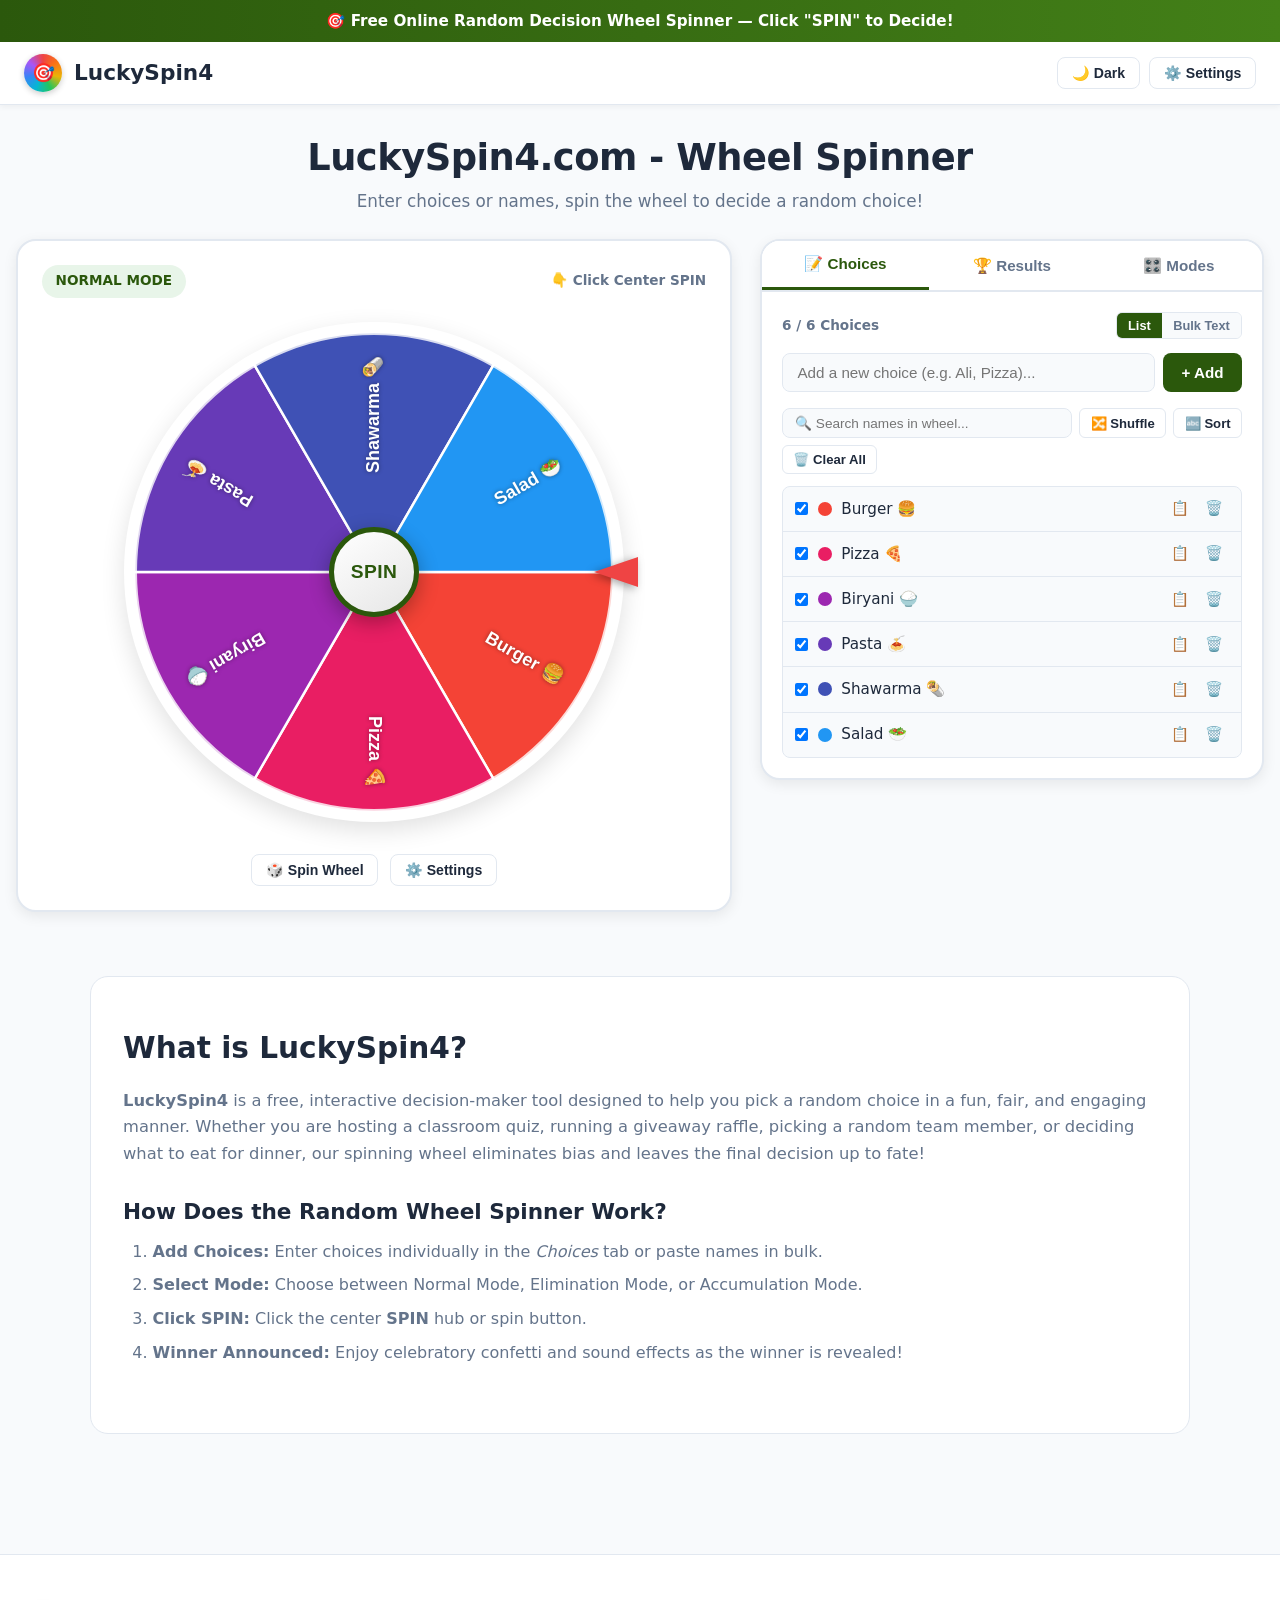
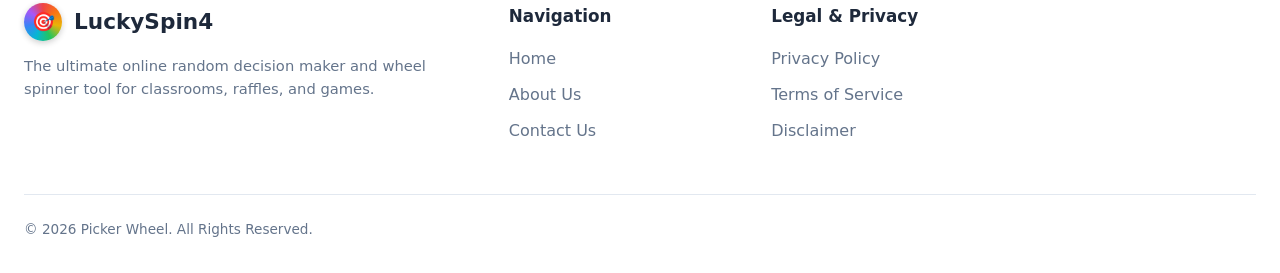
<file: index.html>
<!DOCTYPE html>
<html lang="en">
<head>
  <meta charset="UTF-8">
  <meta name="viewport" content="width=device-width, initial-scale=1.0">
  <title>LuckySpin4 - Spin the Wheel to Decide a Random Choice</title>
  
  <meta name="description" content="LuckySpin4 is a free random wheel spinner to make decisions. Enter choices or names, spin the wheel, and pick a random winner. Supports normal, elimination, and score modes.">
  <meta name="keywords" content="luckyspin4, luckyspin, random picker wheel, spin the wheel, wheel of names, random name picker, wheel spinner, decision maker">
  <meta name="author" content="LuckySpin4">
  <meta name="robots" content="index, follow">

  <style>
    :root {
      --primary: #2b580c;
      --primary-hover: #22460a;
      --primary-light: #e8f5e9;
      --accent: #f7b71d;
      --bg: #f8fafc;
      --bg-secondary: #ffffff;
      --bg-card: #ffffff;
      --text: #1e293b;
      --text-muted: #64748b;
      --border: #e2e8f0;
      --border-focus: #2b580c;
      --shadow: 0 4px 14px rgba(0, 0, 0, 0.08);
      --shadow-lg: 0 12px 32px rgba(0, 0, 0, 0.15);
      --pointer-color: #ef4444;
      --header-bg: #ffffff;
      --modal-overlay: rgba(15, 23, 42, 0.65);
      --winner-bg: #f0fdf4;
      --winner-border: #22c55e;
      --font-family: system-ui, -apple-system, BlinkMacSystemFont, "Segoe UI", Roboto, sans-serif;
    }

    [data-theme="dark"] {
      --primary: #4ade80;
      --primary-hover: #22c55e;
      --primary-light: #14532d;
      --accent: #facc15;
      --bg: #0f172a;
      --bg-secondary: #1e293b;
      --bg-card: #1e293b;
      --text: #f8fafc;
      --text-muted: #94a3b8;
      --border: #334155;
      --border-focus: #4ade80;
      --shadow: 0 4px 14px rgba(0, 0, 0, 0.3);
      --shadow-lg: 0 12px 32px rgba(0, 0, 0, 0.5);
      --pointer-color: #f87171;
      --header-bg: #1e293b;
      --modal-overlay: rgba(0, 0, 0, 0.85);
      --winner-bg: #064e3b;
      --winner-border: #10b981;
    }

    * { box-sizing: border-box; margin: 0; padding: 0; }
    body {
      font-family: var(--font-family);
      background-color: var(--bg);
      color: var(--text);
      line-height: 1.6;
      transition: background-color 0.25s, color 0.25s;
      overflow-x: hidden;
    }

    /* Top Notice Bar */
    .top-banner-bar {
      background: linear-gradient(90deg, #2b580c, #438018);
      color: #ffffff;
      text-align: center;
      padding: 0.55rem 1rem;
      font-weight: 700;
      font-size: 0.95rem;
      box-shadow: 0 2px 6px rgba(0,0,0,0.15);
    }

    /* Header */
    .header {
      position: sticky;
      top: 0;
      z-index: 100;
      background-color: var(--header-bg);
      border-bottom: 1px solid var(--border);
      box-shadow: 0 2px 6px rgba(0,0,0,0.05);
    }
    .header-container {
      max-width: 1400px;
      margin: 0 auto;
      padding: 0.75rem 1.5rem;
      display: flex;
      align-items: center;
      justify-content: space-between;
    }
    .logo-area {
      display: flex;
      align-items: center;
      gap: 0.75rem;
      text-decoration: none;
      color: var(--text);
      font-weight: 800;
      font-size: 1.35rem;
    }
    .logo-badge {
      width: 38px;
      height: 38px;
      border-radius: 50%;
      background: conic-gradient(#ef4444, #f97316, #eab308, #22c55e, #06b6d4, #3b82f6, #a855f7, #ef4444);
      display: flex;
      align-items: center;
      justify-content: center;
      font-size: 1.15rem;
      box-shadow: 0 2px 6px rgba(0,0,0,0.2);
    }
    .header-actions {
      display: flex;
      align-items: center;
      gap: 0.6rem;
    }
    .btn-header {
      background: var(--bg-card);
      border: 1px solid var(--border);
      color: var(--text);
      padding: 0.45rem 0.85rem;
      border-radius: 8px;
      cursor: pointer;
      display: inline-flex;
      align-items: center;
      gap: 0.4rem;
      font-size: 0.88rem;
      font-weight: 600;
      transition: all 0.2s;
    }
    .btn-header:hover {
      background-color: var(--border);
    }

    /* Main Container */
    .main-wrapper {
      max-width: 1350px;
      margin: 0 auto;
      padding: 1.5rem 1rem 3rem;
    }
    .hero-title {
      text-align: center;
      margin-bottom: 1.5rem;
    }
    .hero-title h1 {
      font-size: 2.3rem;
      font-weight: 800;
      letter-spacing: -0.5px;
      color: var(--text);
    }
    .hero-title p {
      color: var(--text-muted);
      font-size: 1.05rem;
    }

    /* Grid Layout: Wheel on Left, Controls on Right */
    .app-grid {
      display: grid;
      grid-template-columns: 1.35fr 0.95fr;
      gap: 1.75rem;
      align-items: start;
    }
    @media (max-width: 1024px) {
      .app-grid {
        grid-template-columns: 1fr;
      }
    }

    /* Wheel Section */
    .wheel-section {
      background: var(--bg-card);
      border: 2px solid var(--border);
      border-radius: 20px;
      padding: 1.5rem;
      box-shadow: var(--shadow);
      display: flex;
      flex-direction: column;
      align-items: center;
      position: relative;
    }
    .wheel-top-bar {
      width: 100%;
      display: flex;
      justify-content: space-between;
      align-items: center;
      margin-bottom: 0.5rem;
    }
    .active-mode-tag {
      background: var(--primary-light);
      color: var(--primary);
      font-size: 0.85rem;
      font-weight: 700;
      padding: 0.35rem 0.85rem;
      border-radius: 20px;
      text-transform: uppercase;
    }

    /* Wheel Stage */
    .wheel-stage {
      position: relative;
      width: 100%;
      max-width: 500px;
      aspect-ratio: 1 / 1;
      display: flex;
      align-items: center;
      justify-content: center;
      margin: 1rem auto;
    }
    #wheelCanvas {
      width: 100%;
      height: 100%;
      display: block;
      border-radius: 50%;
      box-shadow: 0 8px 24px rgba(0,0,0,0.12);
    }

    /* Pointer Needle (Right Side pointing to center) */
    .pointer-needle {
      position: absolute;
      right: -14px;
      top: 50%;
      transform: translateY(-50%);
      width: 44px;
      height: 38px;
      z-index: 20;
      filter: drop-shadow(-3px 2px 4px rgba(0,0,0,0.35));
      transition: transform 0.08s ease-in-out;
      pointer-events: none;
    }
    .pointer-needle.tick {
      transform: translateY(-50%) rotate(-18deg) scale(1.18);
    }
    .pointer-needle svg {
      width: 100%;
      height: 100%;
      fill: var(--pointer-color);
    }

    /* Center SPIN Button */
    .spin-center-btn {
      position: absolute;
      top: 50%;
      left: 50%;
      transform: translate(-50%, -50%);
      width: 90px;
      height: 90px;
      border-radius: 50%;
      background: linear-gradient(145deg, #ffffff, #e6e6e6);
      border: 5px solid #2b580c;
      box-shadow: 0 6px 20px rgba(0, 0, 0, 0.3);
      font-size: 1.2rem;
      font-weight: 900;
      color: #2b580c;
      cursor: pointer;
      z-index: 25;
      outline: none;
      transition: transform 0.15s ease, box-shadow 0.15s ease;
      user-select: none;
      display: flex;
      align-items: center;
      justify-content: center;
      letter-spacing: 0.5px;
    }
    [data-theme="dark"] .spin-center-btn {
      background: linear-gradient(145deg, #1e293b, #0f172a);
      border-color: #4ade80;
      color: #4ade80;
    }
    .spin-center-btn:hover {
      transform: translate(-50%, -50%) scale(1.08);
      box-shadow: 0 8px 26px rgba(0, 0, 0, 0.4);
    }
    .spin-center-btn:active {
      transform: translate(-50%, -50%) scale(0.95);
    }
    .spin-center-btn:disabled {
      opacity: 0.7;
      cursor: not-allowed;
      transform: translate(-50%, -50%);
    }

    .wheel-footer-actions {
      display: flex;
      gap: 0.75rem;
      margin-top: 1rem;
      flex-wrap: wrap;
      justify-content: center;
    }

    /* Sidebar Panel */
    .sidebar-panel {
      background: var(--bg-card);
      border: 2px solid var(--border);
      border-radius: 20px;
      box-shadow: var(--shadow);
      overflow: hidden;
    }
    .sidebar-tabs {
      display: flex;
      background-color: var(--bg-secondary);
      border-bottom: 2px solid var(--border);
    }
    .tab-link {
      flex: 1;
      padding: 0.9rem 0.5rem;
      background: transparent;
      border: none;
      font-size: 0.95rem;
      font-weight: 700;
      color: var(--text-muted);
      cursor: pointer;
      transition: all 0.2s;
      display: flex;
      align-items: center;
      justify-content: center;
      gap: 0.4rem;
    }
    .tab-link.active {
      background: var(--bg-card);
      color: var(--primary);
      border-bottom: 3px solid var(--primary);
    }
    .tab-content {
      padding: 1.25rem;
    }
    .tab-pane {
      display: none;
    }
    .tab-pane.active {
      display: block;
    }

    /* Inputs Tab */
    .input-header-bar {
      display: flex;
      justify-content: space-between;
      align-items: center;
      margin-bottom: 0.85rem;
    }
    .count-tag {
      font-size: 0.85rem;
      font-weight: 700;
      color: var(--text-muted);
    }
    .submode-switch {
      display: inline-flex;
      border: 1px solid var(--border);
      border-radius: 6px;
      overflow: hidden;
    }
    .submode-btn {
      padding: 0.3rem 0.7rem;
      font-size: 0.8rem;
      font-weight: 600;
      background: var(--bg);
      border: none;
      color: var(--text-muted);
      cursor: pointer;
    }
    .submode-btn.active {
      background: var(--primary);
      color: #ffffff;
    }
    .add-choice-form {
      display: flex;
      gap: 0.5rem;
      margin-bottom: 1rem;
    }
    .text-field {
      flex: 1;
      padding: 0.65rem 0.9rem;
      font-size: 0.95rem;
      border: 1px solid var(--border);
      border-radius: 8px;
      background: var(--bg);
      color: var(--text);
      outline: none;
    }
    .text-field:focus {
      border-color: var(--border-focus);
    }
    .btn-add {
      background-color: var(--primary);
      color: #ffffff;
      border: none;
      padding: 0.65rem 1.15rem;
      font-size: 0.95rem;
      font-weight: 700;
      border-radius: 8px;
      cursor: pointer;
    }
    .items-action-bar {
      display: flex;
      gap: 0.45rem;
      margin-bottom: 0.75rem;
      flex-wrap: wrap;
    }
    .btn-tool {
      padding: 0.35rem 0.65rem;
      font-size: 0.82rem;
      border: 1px solid var(--border);
      background: var(--bg-secondary);
      color: var(--text);
      border-radius: 6px;
      cursor: pointer;
      font-weight: 600;
    }
    .choices-scroll-list {
      max-height: 380px;
      overflow-y: auto;
      border: 1px solid var(--border);
      border-radius: 8px;
      background: var(--bg);
    }
    .choice-item-row {
      display: flex;
      align-items: center;
      justify-content: space-between;
      padding: 0.6rem 0.75rem;
      border-bottom: 1px solid var(--border);
      gap: 0.5rem;
    }
    .choice-item-row:last-child { border-bottom: none; }
    .choice-main-left {
      display: flex;
      align-items: center;
      gap: 0.6rem;
      flex: 1;
      min-width: 0;
    }
    .color-dot {
      width: 14px;
      height: 14px;
      border-radius: 50%;
      flex-shrink: 0;
    }
    .choice-name-text {
      font-size: 0.95rem;
      white-space: nowrap;
      overflow: hidden;
      text-overflow: ellipsis;
      color: var(--text);
      cursor: pointer;
    }
    .choice-item-row.disabled .choice-name-text {
      text-decoration: line-through;
      color: var(--text-muted);
    }
    .btn-row-action {
      background: transparent;
      border: none;
      color: var(--text-muted);
      cursor: pointer;
      padding: 0.25rem 0.4rem;
      font-size: 0.9rem;
    }
    .btn-row-action.delete:hover { color: #ef4444; }

    .bulk-textarea-box {
      width: 100%;
      height: 280px;
      padding: 0.75rem;
      border: 1px solid var(--border);
      border-radius: 8px;
      background: var(--bg);
      color: var(--text);
      font-family: inherit;
      font-size: 0.95rem;
      outline: none;
    }

    /* History & Modes */
    .history-container {
      max-height: 400px;
      overflow-y: auto;
      border: 1px solid var(--border);
      border-radius: 8px;
    }
    .history-entry {
      display: flex;
      justify-content: space-between;
      align-items: center;
      padding: 0.65rem 0.9rem;
      border-bottom: 1px solid var(--border);
      font-size: 0.95rem;
    }
    .history-entry:last-child { border-bottom: none; }
    .history-winner-label { font-weight: 700; color: var(--primary); }
    .history-time-stamp { font-size: 0.8rem; color: var(--text-muted); }
    .no-history-state { text-align: center; padding: 2.5rem 1rem; color: var(--text-muted); }

    .mode-card {
      border: 2px solid var(--border);
      border-radius: 12px;
      padding: 1rem;
      cursor: pointer;
      display: flex;
      align-items: flex-start;
      gap: 0.75rem;
      margin-bottom: 0.75rem;
    }
    .mode-card.selected {
      border-color: var(--primary);
      background-color: var(--primary-light);
    }

    /* Winner Modal */
    .modal-backdrop {
      position: fixed;
      inset: 0;
      background-color: var(--modal-overlay);
      display: flex;
      align-items: center;
      justify-content: center;
      z-index: 1000;
      opacity: 0;
      visibility: hidden;
      transition: opacity 0.3s, visibility 0.3s;
      backdrop-filter: blur(4px);
    }
    .modal-backdrop.active {
      opacity: 1;
      visibility: visible;
    }
    .modal-content-card {
      background: var(--bg-card);
      border: 1px solid var(--border);
      border-radius: 20px;
      width: 90%;
      max-width: 460px;
      padding: 2rem;
      text-align: center;
      box-shadow: var(--shadow-lg);
    }
    .winner-trophy { font-size: 3.5rem; margin-bottom: 0.5rem; }
    .winner-result-box {
      background-color: var(--winner-bg);
      border: 2px dashed var(--winner-border);
      border-radius: 12px;
      padding: 1.25rem;
      margin: 1.25rem 0;
    }
    .winner-result-name {
      font-size: 2.2rem;
      font-weight: 800;
      color: var(--primary);
    }
    .btn-popup {
      padding: 0.7rem 1.4rem;
      font-size: 0.95rem;
      font-weight: 700;
      border-radius: 8px;
      cursor: pointer;
      border: none;
    }
    .btn-popup-primary { background-color: var(--primary); color: #ffffff; }
    .btn-popup-danger { background-color: #ef4444; color: #ffffff; }

    /* SEO Section */
    .seo-content-wrapper {
      max-width: 1100px;
      margin: 4rem auto 0;
      padding: 3rem 2rem;
      background-color: var(--bg-secondary);
      border-radius: 18px;
      border: 1px solid var(--border);
    }
    .seo-content-wrapper h2 { font-size: 1.85rem; margin-bottom: 1rem; color: var(--text); }
    .seo-content-wrapper h3 { font-size: 1.35rem; margin: 1.75rem 0 0.6rem; color: var(--text); }
    .seo-content-wrapper p { color: var(--text-muted); margin-bottom: 1rem; font-size: 1.02rem; }
    .seo-content-wrapper ul, .seo-content-wrapper ol { margin: 0 0 1.25rem 1.85rem; color: var(--text-muted); }
    .seo-content-wrapper li { margin-bottom: 0.5rem; }

    /* Footer */
    .site-footer {
      background-color: var(--header-bg);
      border-top: 1px solid var(--border);
      margin-top: 4.5rem;
      padding: 3rem 1.5rem 2rem;
    }
    .footer-inner {
      max-width: 1400px;
      margin: 0 auto;
      display: grid;
      grid-template-columns: 2fr 1fr 1fr 1fr;
      gap: 2.5rem;
    }
    @media (max-width: 768px) {
      .footer-inner { grid-template-columns: 1fr; }
    }
    .footer-block h4 { font-size: 1.05rem; margin-bottom: 1rem; color: var(--text); }
    .footer-block ul { list-style: none; }
    .footer-block li { margin-bottom: 0.65rem; }
    .footer-block a { text-decoration: none; color: var(--text-muted); }
    .footer-block a:hover { color: var(--primary); }
    .footer-copyright {
      max-width: 1400px;
      margin: 2.5rem auto 0;
      padding-top: 1.5rem;
      border-top: 1px solid var(--border);
      display: flex;
      justify-content: space-between;
      color: var(--text-muted);
      font-size: 0.85rem;
    }

    #confettiCanvas {
      position: fixed;
      inset: 0;
      width: 100vw;
      height: 100vh;
      pointer-events: none;
      z-index: 1001;
    }
  </style>
</head>
<body>

  <!-- Top Notice Bar -->
  <div class="top-banner-bar">
    🎯 Free Online Random Decision Wheel Spinner — Click "SPIN" to Decide!
  </div>

  <canvas id="confettiCanvas"></canvas>

  <!-- Navigation Header -->
  <header class="header">
    <div class="header-container">
      <a href="index.html" class="logo-area">
        <div class="logo-badge">🎯</div>
        <span>LuckySpin4</span>
      </a>

      <div class="header-actions">
        <button id="themeToggleBtn" class="btn-header">🌙 Dark</button>
        <button id="settingsBtn" class="btn-header">⚙️ Settings</button>
      </div>
    </div>
  </header>

  <!-- Main Application Wrapper -->
  <main class="main-wrapper">
    <div class="hero-title">
      <h1>LuckySpin4.com - Wheel Spinner</h1>
      <p>Enter choices or names, spin the wheel to decide a random choice!</p>
    </div>

    <!-- MAIN APP GRID: WHEEL ON LEFT, INPUTS ON RIGHT -->
    <div class="app-grid">
      <!-- Wheel Stage -->
      <section class="wheel-section">
        <div class="wheel-top-bar">
          <span class="active-mode-tag" id="currentModeBadge">Normal Mode</span>
          <span style="font-size: 0.85rem; color: var(--text-muted); font-weight: 600;">👇 Click Center SPIN</span>
        </div>

        <div class="wheel-stage">
          <!-- Canvas for spinning wheel -->
          <canvas id="wheelCanvas" width="500" height="500"></canvas>

          <!-- Pointer Needle Indicator at 3 o'clock position -->
          <div class="pointer-needle" id="pointerNeedle">
            <svg viewBox="0 0 44 38">
              <polygon points="0,19 44,4 44,34" />
            </svg>
          </div>

          <!-- Center SPIN Hub Button -->
          <button class="spin-center-btn" id="spinBtn">SPIN</button>
        </div>

        <div class="wheel-footer-actions">
          <button class="btn-header" onclick="spinWheel()">🎲 Spin Wheel</button>
          <button class="btn-header" onclick="openSettingsModal()">⚙️ Settings</button>
        </div>
      </section>

      <!-- Sidebar Panel (Inputs, Results, Modes) -->
      <aside class="sidebar-panel">
        <div class="sidebar-tabs">
          <button class="tab-link active" data-tab="tabInputs">📝 Choices</button>
          <button class="tab-link" data-tab="tabResults">🏆 Results</button>
          <button class="tab-link" data-tab="tabModes">🎛️ Modes</button>
        </div>

        <div class="tab-content">
          <!-- Tab 1: Inputs -->
          <div class="tab-pane active" id="tabInputs">
            <div class="input-header-bar">
              <span class="count-tag" id="choiceCountBadge">6 / 6 Choices</span>
              <div class="submode-switch">
                <button class="submode-btn active" id="listModeBtn">List</button>
                <button class="submode-btn" id="textModeBtn">Bulk Text</button>
              </div>
            </div>

            <!-- List Mode View -->
            <div id="listModeSection">
              <form class="add-choice-form" id="addChoiceForm">
                <input type="text" class="text-field" id="choiceInput" placeholder="Add a new choice (e.g. Ali, Pizza)..." autocomplete="off">
                <button type="submit" class="btn-add">+ Add</button>
              </form>

              <div class="items-action-bar">
                <input type="text" class="text-field" id="searchInput" placeholder="🔍 Search names in wheel..." style="font-size: 0.85rem; padding: 0.4rem 0.75rem; flex: 1 1 180px;">
                <button class="btn-tool" id="shuffleBtn">🔀 Shuffle</button>
                <button class="btn-tool" id="sortBtn">🔤 Sort</button>
                <button class="btn-tool" id="clearAllBtn">🗑️ Clear All</button>
              </div>

              <div class="choices-scroll-list" id="choicesList"></div>
            </div>

            <!-- Bulk Text Mode View -->
            <div id="textModeSection" style="display: none;">
              <p style="font-size: 0.85rem; color: var(--text-muted); margin-bottom: 0.5rem;">One choice per line:</p>
              <textarea class="bulk-textarea-box" id="bulkTextarea" placeholder="Enter one choice per line..."></textarea>
              <button class="btn-add" id="applyBulkBtn" style="width: 100%; margin-top: 0.5rem;">Apply Choices</button>
            </div>
          </div>

          <!-- Tab 2: Results -->
          <div class="tab-pane" id="tabResults">
            <div class="input-header-bar">
              <span class="count-tag">Winner History</span>
              <button class="btn-tool" id="clearHistoryBtn">Clear</button>
            </div>
            <div class="history-container" id="historyList"></div>
          </div>

          <!-- Tab 3: Modes -->
          <div class="tab-pane" id="tabModes">
            <div class="mode-card selected" data-mode="normal">
              <input type="radio" name="spinMode" value="normal" checked>
              <div>
                <h4 style="font-size: 0.95rem;">Normal Mode</h4>
                <p style="font-size: 0.82rem; color: var(--text-muted);">Choices remain on the wheel after every spin.</p>
              </div>
            </div>

            <div class="mode-card" data-mode="elimination">
              <input type="radio" name="spinMode" value="elimination">
              <div>
                <h4 style="font-size: 0.95rem;">Elimination Mode</h4>
                <p style="font-size: 0.82rem; color: var(--text-muted);">Winner choice is removed so it cannot win again (Best for Raffles!).</p>
              </div>
            </div>

            <div class="mode-card" data-mode="accumulation">
              <input type="radio" name="spinMode" value="accumulation">
              <div>
                <h4 style="font-size: 0.95rem;">Accumulation Mode</h4>
                <p style="font-size: 0.82rem; color: var(--text-muted);">Counts how many times each choice wins.</p>
              </div>
            </div>
          </div>
        </div>
      </aside>
    </div>

    <!-- SEO Content Section (Required for Google Ranking & AdSense Approval) -->
    <section class="seo-content-wrapper">
      <h2>What is LuckySpin4?</h2>
      <p>
        <strong>LuckySpin4</strong> is a free, interactive decision-maker tool designed to help you pick a random choice in a fun, fair, and engaging manner. Whether you are hosting a classroom quiz, running a giveaway raffle, picking a random team member, or deciding what to eat for dinner, our spinning wheel eliminates bias and leaves the final decision up to fate!
      </p>

      <h3>How Does the Random Wheel Spinner Work?</h3>
      <ol>
        <li><strong>Add Choices:</strong> Enter choices individually in the <em>Choices</em> tab or paste names in bulk.</li>
        <li><strong>Select Mode:</strong> Choose between Normal Mode, Elimination Mode, or Accumulation Mode.</li>
        <li><strong>Click SPIN:</strong> Click the center <strong>SPIN</strong> hub or spin button.</li>
        <li><strong>Winner Announced:</strong> Enjoy celebratory confetti and sound effects as the winner is revealed!</li>
      </ol>
    </section>
  </main>

  <!-- Winner Modal -->
  <div class="modal-backdrop" id="winnerModal">
    <div class="modal-content-card">
      <div class="winner-trophy">🎉</div>
      <div style="font-size: 1.1rem; color: var(--text-muted); text-transform: uppercase; font-weight: 700;">We Have a Winner!</div>
      <div class="winner-result-box">
        <div class="winner-result-name" id="winnerName">Choice Name</div>
      </div>
      <div style="display: flex; gap: 0.75rem; justify-content: center;">
        <button class="btn-popup btn-popup-primary" id="closeWinnerBtn">Close</button>
        <button class="btn-popup btn-popup-danger" id="removeWinnerBtn" style="display: none;">Remove Winner</button>
      </div>
    </div>
  </div>

  <!-- Settings Modal -->
  <div class="modal-backdrop" id="settingsModal">
    <div class="modal-content-card">
      <h3 style="margin-bottom: 1.25rem;">Wheel Settings</h3>
      <div style="margin-bottom: 1rem; text-align: left;">
        <label style="font-weight: 700;">Spin Duration: <span id="durationVal">5s</span></label>
        <input type="range" id="durationInput" min="3" max="15" value="5" style="width: 100%; margin-top: 0.4rem;">
      </div>
      <div style="margin-bottom: 0.8rem; text-align: left;">
        <label style="display: flex; justify-content: space-between; font-weight: 600;">
          <span>Sound Effects</span>
          <input type="checkbox" id="soundTickToggle" checked>
        </label>
      </div>
      <div style="margin-bottom: 1.2rem; text-align: left;">
        <label style="display: flex; justify-content: space-between; font-weight: 600;">
          <span>Confetti Celebration</span>
          <input type="checkbox" id="confettiToggle" checked>
        </label>
      </div>
      <div style="display: flex; gap: 0.75rem; justify-content: center;">
        <button class="btn-popup btn-popup-primary" id="saveSettingsBtn">Save Settings</button>
      </div>
    </div>
  </div>

  <!-- Footer -->
  <footer class="site-footer">
    <div class="footer-inner">
      <div class="footer-block">
        <div class="logo-area" style="margin-bottom: 0.8rem;">
          <div class="logo-badge">🎯</div>
          <span>LuckySpin4</span>
        </div>
        <p style="color: var(--text-muted); font-size: 0.92rem;">
          The ultimate online random decision maker and wheel spinner tool for classrooms, raffles, and games.
        </p>
      </div>

      <div class="footer-block">
        <h4>Navigation</h4>
        <ul>
          <li><a href="index.html">Home</a></li>
          <li><a href="about.html">About Us</a></li>
          <li><a href="contact.html">Contact Us</a></li>
        </ul>
      </div>

      <div class="footer-block">
        <h4>Legal & Privacy</h4>
        <ul>
          <li><a href="privacy-policy.html">Privacy Policy</a></li>
          <li><a href="terms.html">Terms of Service</a></li>
          <li><a href="disclaimer.html">Disclaimer</a></li>
        </ul>
      </div>
    </div>
    <div class="footer-copyright">
      <span>&copy; 2026 Picker Wheel. All Rights Reserved.</span>
    </div>
  </footer>

  <!-- Complete Self-Contained JavaScript Engine -->
  <script>
    const COLOR_PALETTE = [
      "#f44336", "#e91e63", "#9c27b0", "#673ab7",
      "#3f51b5", "#2196f3", "#03a9f4", "#00bcd4",
      "#009688", "#4caf50", "#8bc34a", "#ff9800",
      "#ff5722", "#ffb300"
    ];

    const state = {
      choices: [
        { id: 1, text: "Burger 🍔", enabled: true, color: COLOR_PALETTE[0], wins: 0 },
        { id: 2, text: "Pizza 🍕", enabled: true, color: COLOR_PALETTE[1], wins: 0 },
        { id: 3, text: "Biryani 🍚", enabled: true, color: COLOR_PALETTE[2], wins: 0 },
        { id: 4, text: "Pasta 🍝", enabled: true, color: COLOR_PALETTE[3], wins: 0 },
        { id: 5, text: "Shawarma 🌯", enabled: true, color: COLOR_PALETTE[4], wins: 0 },
        { id: 6, text: "Salad 🥗", enabled: true, color: COLOR_PALETTE[5], wins: 0 }
      ],
      currentMode: "normal",
      history: [],
      settings: {
        duration: 5,
        soundTick: true,
        confetti: true,
        theme: "light"
      },
      isSpinning: false,
      rotationAngle: 0,
      currentWinner: null
    };

    const canvas = document.getElementById("wheelCanvas");
    const ctx = canvas.getContext("2d");
    const spinBtn = document.getElementById("spinBtn");
    const pointerNeedle = document.getElementById("pointerNeedle");
    const choicesListEl = document.getElementById("choicesList");
    const bulkTextarea = document.getElementById("bulkTextarea");
    const choiceInput = document.getElementById("choiceInput");
    const choiceCountBadge = document.getElementById("choiceCountBadge");
    const historyListEl = document.getElementById("historyList");
    const currentModeBadge = document.getElementById("currentModeBadge");
    const winnerModal = document.getElementById("winnerModal");
    const winnerNameEl = document.getElementById("winnerName");
    const removeWinnerBtn = document.getElementById("removeWinnerBtn");
    const settingsModal = document.getElementById("settingsModal");
    const durationInput = document.getElementById("durationInput");
    const durationVal = document.getElementById("durationVal");
    const soundTickToggle = document.getElementById("soundTickToggle");
    const confettiToggle = document.getElementById("confettiToggle");
    const confettiCanvas = document.getElementById("confettiCanvas");
    const confettiCtx = confettiCanvas.getContext("2d");
    let confettiParticles = [];
    let confettiAnimationId = null;

    let audioCtx = null;
    function playTickSound() {
      if (!state.settings.soundTick) return;
      try {
        if (!audioCtx) audioCtx = new (window.AudioContext || window.webkitAudioContext)();
        if (audioCtx.state === 'suspended') audioCtx.resume();
        const osc = audioCtx.createOscillator();
        const gain = audioCtx.createGain();
        osc.type = "triangle";
        osc.frequency.setValueAtTime(450, audioCtx.currentTime);
        osc.frequency.exponentialRampToValueAtTime(120, audioCtx.currentTime + 0.04);
        gain.gain.setValueAtTime(0.2, audioCtx.currentTime);
        gain.gain.exponentialRampToValueAtTime(0.001, audioCtx.currentTime + 0.04);
        osc.connect(gain);
        gain.connect(audioCtx.destination);
        osc.start();
        osc.stop(audioCtx.currentTime + 0.04);
      } catch(e) {}
    }

    function getActiveChoices() {
      return state.choices.filter(c => c.enabled);
    }

    function drawWheel() {
      const width = canvas.width;
      const height = canvas.height;
      const centerX = width / 2;
      const centerY = height / 2;
      const radius = Math.max(20, Math.min(centerX, centerY) - 10);

      ctx.clearRect(0, 0, width, height);
      const active = getActiveChoices();

      if (active.length === 0) {
        ctx.beginPath();
        ctx.arc(centerX, centerY, radius, 0, 2 * Math.PI);
        ctx.fillStyle = "#cbd5e1";
        ctx.fill();
        ctx.fillStyle = "#475569";
        ctx.font = "bold 18px sans-serif";
        ctx.textAlign = "center";
        ctx.textBaseline = "middle";
        ctx.fillText("Please add choices!", centerX, centerY);
        return;
      }

      const arcSize = (2 * Math.PI) / active.length;
      ctx.save();
      ctx.translate(centerX, centerY);
      ctx.rotate(state.rotationAngle);

      active.forEach((choice, index) => {
        const startAngle = index * arcSize;
        const endAngle = startAngle + arcSize;

        ctx.beginPath();
        ctx.moveTo(0, 0);
        ctx.arc(0, 0, radius, startAngle, endAngle);
        ctx.closePath();
        ctx.fillStyle = choice.color || COLOR_PALETTE[index % COLOR_PALETTE.length];
        ctx.fill();
        ctx.lineWidth = 2.5;
        ctx.strokeStyle = "#ffffff";
        ctx.stroke();

        ctx.save();
        ctx.rotate(startAngle + arcSize / 2);
        ctx.textAlign = "right";
        ctx.textBaseline = "middle";
        ctx.fillStyle = "#ffffff";
        ctx.font = "bold 18px sans-serif";
        ctx.shadowColor = "rgba(0, 0, 0, 0.4)";
        ctx.shadowBlur = 4;

        let label = choice.text;
        if (state.currentMode === "accumulation" && choice.wins > 0) {
          label += ` (${choice.wins})`;
        }
        ctx.fillText(label, radius - 24, 0);
        ctx.restore();
      });

      ctx.beginPath();
      ctx.arc(0, 0, radius, 0, 2 * Math.PI);
      ctx.lineWidth = 6;
      ctx.strokeStyle = "rgba(255, 255, 255, 0.8)";
      ctx.stroke();
      ctx.restore();
    }

    let lastTickIndex = -1;
    function spinWheel() {
      if (state.isSpinning) return;
      const active = getActiveChoices();
      if (active.length < 1) {
        alert("Please add at least 1 active choice!");
        return;
      }

      state.isSpinning = true;
      spinBtn.disabled = true;

      const duration = (state.settings.duration || 5) * 1000;
      const startTime = performance.now();
      const startAngle = state.rotationAngle % (2 * Math.PI);
      const rotations = (Math.floor(Math.random() * 4) + 6) * (2 * Math.PI);
      const randomStop = Math.random() * 2 * Math.PI;
      const totalRotation = rotations + randomStop;
      const arcSize = (2 * Math.PI) / active.length;

      function frame(currentTime) {
        const elapsed = currentTime - startTime;
        const progress = Math.min(elapsed / duration, 1);
        const ease = 1 - Math.pow(1 - progress, 3);

        state.rotationAngle = startAngle + totalRotation * ease;
        drawWheel();

        const normalizedAngle = (2 * Math.PI - (state.rotationAngle % (2 * Math.PI))) % (2 * Math.PI);
        const currentSliceIndex = Math.floor(normalizedAngle / arcSize) % active.length;

        if (currentSliceIndex !== lastTickIndex) {
          lastTickIndex = currentSliceIndex;
          playTickSound();
          pointerNeedle.classList.add("tick");
          setTimeout(() => pointerNeedle.classList.remove("tick"), 70);
        }

        if (progress < 1) {
          requestAnimationFrame(frame);
        } else {
          state.isSpinning = false;
          spinBtn.disabled = false;
          handleWinner(active[currentSliceIndex]);
        }
      }
      requestAnimationFrame(frame);
    }

    function playVictoryFanfare() {
      try {
        if (!audioCtx) audioCtx = new (window.AudioContext || window.webkitAudioContext)();
        if (audioCtx.state === 'suspended') audioCtx.resume();
        const notes = [261.63, 329.63, 392.00, 523.25, 659.25, 783.99]; // C4, E4, G4, C5, E5, G5
        notes.forEach((freq, idx) => {
          const osc = audioCtx.createOscillator();
          const gain = audioCtx.createGain();
          const startTime = audioCtx.currentTime + idx * 0.09;
          osc.type = "triangle";
          osc.frequency.setValueAtTime(freq, startTime);
          gain.gain.setValueAtTime(0.25, startTime);
          gain.gain.exponentialRampToValueAtTime(0.001, startTime + 0.4);
          osc.connect(gain);
          gain.connect(audioCtx.destination);
          osc.start(startTime);
          osc.stop(startTime + 0.4);
        });
      } catch(e) {}
    }

    function handleWinner(winner) {
      state.currentWinner = winner;
      if (state.currentMode === "accumulation") {
        winner.wins = (winner.wins || 0) + 1;
        drawWheel();
      }

      state.history.unshift({
        winner: winner.text,
        time: new Date().toLocaleTimeString()
      });
      renderHistory();

      playVictoryFanfare();

      if (state.settings.confetti) {
        launchConfetti();
      }

      winnerNameEl.textContent = winner.text;
      removeWinnerBtn.style.display = state.currentMode === "elimination" ? "inline-block" : "none";
      winnerModal.classList.add("active");
    }

    function launchConfetti() {
      confettiCanvas.width = window.innerWidth;
      confettiCanvas.height = window.innerHeight;
      confettiParticles = [];
      const particleCount = 140;
      for (let i = 0; i < particleCount; i++) {
        confettiParticles.push({
          x: window.innerWidth / 2,
          y: window.innerHeight / 2,
          vx: (Math.random() - 0.5) * 18,
          vy: (Math.random() - 0.75) * 22,
          size: Math.random() * 9 + 6,
          color: COLOR_PALETTE[Math.floor(Math.random() * COLOR_PALETTE.length)],
          rotation: Math.random() * 360,
          rSpeed: (Math.random() - 0.5) * 12,
          gravity: 0.38,
          shape: Math.random() > 0.5 ? 'ribbon' : 'circle',
          alpha: 1
        });
      }
      if (confettiAnimationId) cancelAnimationFrame(confettiAnimationId);
      animateConfetti();
    }

    function animateConfetti() {
      confettiCtx.clearRect(0, 0, confettiCanvas.width, confettiCanvas.height);
      let alive = false;
      confettiParticles.forEach(p => {
        p.x += p.vx;
        p.y += p.vy;
        p.vy += p.gravity;
        p.rotation += p.rSpeed;
        p.alpha -= 0.006;
        if (p.alpha > 0) {
          alive = true;
          confettiCtx.save();
          confettiCtx.globalAlpha = p.alpha;
          confettiCtx.translate(p.x, p.y);
          confettiCtx.rotate((p.rotation * Math.PI) / 180);
          confettiCtx.fillStyle = p.color;
          if (p.shape === 'circle') {
            confettiCtx.beginPath();
            confettiCtx.arc(0, 0, p.size / 2, 0, 2 * Math.PI);
            confettiCtx.fill();
          } else {
            confettiCtx.fillRect(-p.size / 2, -p.size / 2, p.size, p.size * 1.5);
          }
          confettiCtx.restore();
        }
      });
      if (alive) confettiAnimationId = requestAnimationFrame(animateConfetti);
    }

    function renderChoices() {
      choicesListEl.innerHTML = "";
      const searchQ = (document.getElementById("searchInput")?.value || "").toLowerCase().trim();
      const activeChoices = state.choices.filter(c => c.enabled);
      choiceCountBadge.textContent = `${activeChoices.length} / ${state.choices.length} Choices`;

      state.choices.forEach((choice, index) => {
        if (searchQ && !choice.text.toLowerCase().includes(searchQ)) {
          return;
        }

        const row = document.createElement("div");
        row.className = `choice-item-row ${choice.enabled ? "" : "disabled"}`;

        const left = document.createElement("div");
        left.className = "choice-main-left";

        const chk = document.createElement("input");
        chk.type = "checkbox";
        chk.checked = choice.enabled;
        chk.title = "Toggle show/hide on wheel";
        chk.onchange = () => {
          choice.enabled = chk.checked;
          renderChoices();
          drawWheel();
        };

        const dot = document.createElement("div");
        dot.className = "color-dot";
        dot.style.backgroundColor = choice.color || COLOR_PALETTE[index % COLOR_PALETTE.length];

        const label = document.createElement("span");
        label.className = "choice-name-text";
        label.textContent = choice.text;
        label.title = "Click to edit choice";
        label.onclick = () => {
          const edit = prompt("Edit choice:", choice.text);
          if (edit && edit.trim()) {
            choice.text = edit.trim();
            renderChoices();
            drawWheel();
          }
        };

        left.appendChild(chk);
        left.appendChild(dot);
        left.appendChild(label);

        const actions = document.createElement("div");
        actions.style.display = "flex";
        actions.style.gap = "0.2rem";

        const dup = document.createElement("button");
        dup.className = "btn-row-action";
        dup.innerHTML = "📋";
        dup.title = "Duplicate Choice";
        dup.onclick = () => {
          state.choices.splice(index + 1, 0, {
            id: Date.now() + Math.random(),
            text: choice.text + " (2)",
            enabled: true,
            color: COLOR_PALETTE[(index + 1) % COLOR_PALETTE.length],
            wins: 0
          });
          renderChoices();
          drawWheel();
        };

        const del = document.createElement("button");
        del.className = "btn-row-action delete";
        del.innerHTML = "🗑️";
        del.title = "Delete Choice";
        del.onclick = () => {
          state.choices.splice(index, 1);
          renderChoices();
          drawWheel();
        };

        actions.appendChild(dup);
        actions.appendChild(del);

        row.appendChild(left);
        row.appendChild(actions);
        choicesListEl.appendChild(row);
      });

      bulkTextarea.value = state.choices.map(c => c.text).join("\n");
    }

    function renderHistory() {
      historyListEl.innerHTML = "";
      if (state.history.length === 0) {
        historyListEl.innerHTML = '<div class="no-history-state">No spins recorded yet. Spin the wheel to see winners here!</div>';
        return;
      }
      state.history.forEach(item => {
        const row = document.createElement("div");
        row.className = "history-entry";
        row.innerHTML = `<span class="history-winner-label">🎯 ${item.winner}</span><span class="history-time-stamp">${item.time}</span>`;
        historyListEl.appendChild(row);
      });
    }

    function setMode(mode) {
      state.currentMode = mode;
      document.querySelectorAll(".mode-card").forEach(c => {
        const isSelected = c.dataset.mode === mode;
        c.classList.toggle("selected", isSelected);
        const radio = c.querySelector("input");
        if (radio) radio.checked = isSelected;
      });
      const names = { normal: "Normal Mode", elimination: "Elimination Mode", accumulation: "Accumulation Mode" };
      currentModeBadge.textContent = names[mode] || "Normal Mode";
      drawWheel();
    }

    function openSettingsModal() {
      durationInput.value = state.settings.duration;
      durationVal.textContent = `${state.settings.duration}s`;
      soundTickToggle.checked = state.settings.soundTick;
      confettiToggle.checked = state.settings.confetti;
      settingsModal.classList.add("active");
    }

    // Initialize UI
    spinBtn.onclick = spinWheel;
    document.getElementById("searchInput").oninput = renderChoices;
    document.getElementById("addChoiceForm").onsubmit = (e) => {
      e.preventDefault();
      const val = choiceInput.value.trim();
      if (val) {
        state.choices.push({
          id: Date.now(),
          text: val,
          enabled: true,
          color: COLOR_PALETTE[state.choices.length % COLOR_PALETTE.length],
          wins: 0
        });
        choiceInput.value = "";
        renderChoices();
        drawWheel();
      }
    };

    document.getElementById("shuffleBtn").onclick = () => {
      state.choices.sort(() => Math.random() - 0.5);
      renderChoices();
      drawWheel();
    };

    document.getElementById("sortBtn").onclick = () => {
      state.choices.sort((a,b) => a.text.localeCompare(b.text));
      renderChoices();
      drawWheel();
    };

    document.getElementById("clearAllBtn").onclick = () => {
      if (confirm("Clear all choices?")) {
        state.choices = [];
        renderChoices();
        drawWheel();
      }
    };

    document.getElementById("applyBulkBtn").onclick = () => {
      const lines = bulkTextarea.value.split("\n").map(l => l.trim()).filter(Boolean);
      if (lines.length > 0) {
        state.choices = lines.map((l, i) => ({
          id: Date.now() + i,
          text: l,
          enabled: true,
          color: COLOR_PALETTE[i % COLOR_PALETTE.length],
          wins: 0
        }));
        renderChoices();
        drawWheel();
        alert("Choices updated!");
      }
    };

    document.getElementById("clearHistoryBtn").onclick = () => {
      state.history = [];
      renderHistory();
    };

    document.getElementById("listModeBtn").onclick = function() {
      this.classList.add("active");
      document.getElementById("textModeBtn").classList.remove("active");
      document.getElementById("listModeSection").style.display = "block";
      document.getElementById("textModeSection").style.display = "none";
    };

    document.getElementById("textModeBtn").onclick = function() {
      this.classList.add("active");
      document.getElementById("listModeBtn").classList.remove("active");
      document.getElementById("textModeSection").style.display = "block";
      document.getElementById("listModeSection").style.display = "none";
    };

    document.querySelectorAll(".tab-link").forEach(tab => {
      tab.onclick = () => {
        document.querySelectorAll(".tab-link").forEach(t => t.classList.remove("active"));
        document.querySelectorAll(".tab-pane").forEach(p => p.classList.remove("active"));
        tab.classList.add("active");
        document.getElementById(tab.dataset.tab).classList.add("active");
      };
    });

    document.querySelectorAll(".mode-card").forEach(card => {
      card.onclick = () => setMode(card.dataset.mode);
    });

    document.getElementById("themeToggleBtn").onclick = () => {
      state.settings.theme = state.settings.theme === "dark" ? "light" : "dark";
      document.documentElement.setAttribute("data-theme", state.settings.theme);
      document.getElementById("themeToggleBtn").textContent = state.settings.theme === "dark" ? "☀️ Light" : "🌙 Dark";
      drawWheel();
    };

    document.getElementById("settingsBtn").onclick = openSettingsModal;
    document.getElementById("saveSettingsBtn").onclick = () => {
      state.settings.duration = parseInt(durationInput.value, 10) || 5;
      state.settings.soundTick = soundTickToggle.checked;
      state.settings.confetti = confettiToggle.checked;
      settingsModal.classList.remove("active");
    };
    durationInput.oninput = (e) => durationVal.textContent = `${e.target.value}s`;

    document.getElementById("closeWinnerBtn").onclick = () => {
      winnerModal.classList.remove("active");
    };

    removeWinnerBtn.onclick = () => {
      if (state.currentWinner) {
        const idx = state.choices.findIndex(c => c.id === state.currentWinner.id);
        if (idx !== -1) state.choices.splice(idx, 1);
        renderChoices();
        drawWheel();
      }
      winnerModal.classList.remove("active");
    };

    // Initial render
    renderChoices();
    renderHistory();
    drawWheel();
  </script>
</body>
</html>
</file>
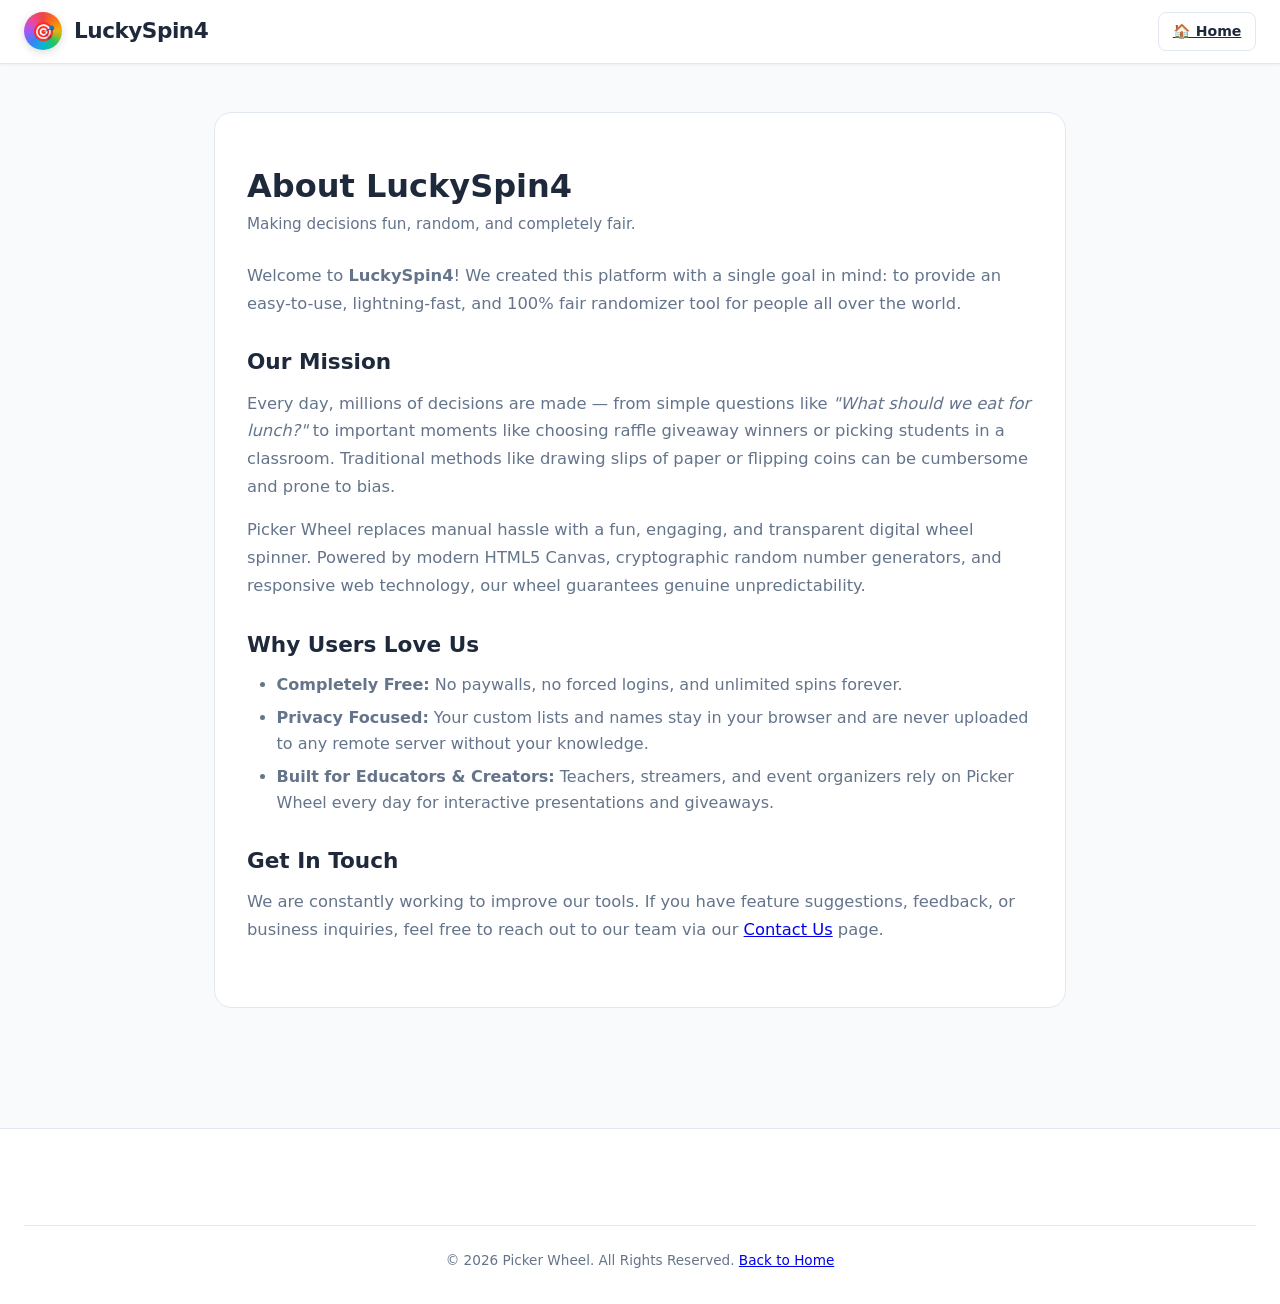
<file: about.html>
<!DOCTYPE html>
<html lang="en">
<head>
  <meta charset="UTF-8">
  <meta name="viewport" content="width=device-width, initial-scale=1.0">
  <title>About Us - LuckySpin4</title>
  <meta name="description" content="Learn more about LuckySpin4, our mission to create fair, random decision tools for classrooms, events, and games.">
  <link rel="stylesheet" href="style.css">
</head>
<body>
  <header class="header">
    <div class="header-container">
      <a href="index.html" class="logo-area">
        <div class="logo-badge">🎯</div>
        <span>LuckySpin4</span>
      </a>
      <div class="header-actions">
        <a href="index.html" class="btn-header">🏠 Home</a>
      </div>
    </div>
  </header>

  <main class="main-wrapper" style="max-width: 900px; padding-top: 3rem;">
    <div class="seo-content-wrapper" style="margin-top: 0; background-color: var(--bg-card);">
      <h1>About LuckySpin4</h1>
      <p style="color: var(--text-muted); font-size: 0.95rem; margin-bottom: 1.5rem;">Making decisions fun, random, and completely fair.</p>

      <p>
        Welcome to <strong>LuckySpin4</strong>! We created this platform with a single goal in mind: to provide an easy-to-use, lightning-fast, and 100% fair randomizer tool for people all over the world.
      </p>

      <h3>Our Mission</h3>
      <p>
        Every day, millions of decisions are made — from simple questions like <em>"What should we eat for lunch?"</em> to important moments like choosing raffle giveaway winners or picking students in a classroom. Traditional methods like drawing slips of paper or flipping coins can be cumbersome and prone to bias.
      </p>
      <p>
        Picker Wheel replaces manual hassle with a fun, engaging, and transparent digital wheel spinner. Powered by modern HTML5 Canvas, cryptographic random number generators, and responsive web technology, our wheel guarantees genuine unpredictability.
      </p>

      <h3>Why Users Love Us</h3>
      <ul>
        <li><strong>Completely Free:</strong> No paywalls, no forced logins, and unlimited spins forever.</li>
        <li><strong>Privacy Focused:</strong> Your custom lists and names stay in your browser and are never uploaded to any remote server without your knowledge.</li>
        <li><strong>Built for Educators & Creators:</strong> Teachers, streamers, and event organizers rely on Picker Wheel every day for interactive presentations and giveaways.</li>
      </ul>

      <h3>Get In Touch</h3>
      <p>
        We are constantly working to improve our tools. If you have feature suggestions, feedback, or business inquiries, feel free to reach out to our team via our <a href="contact.html">Contact Us</a> page.
      </p>
    </div>
  </main>

  <footer class="site-footer">
    <div class="footer-copyright" style="justify-content: center;">
      <span>&copy; 2026 Picker Wheel. All Rights Reserved. <a href="index.html">Back to Home</a></span>
    </div>
  </footer>
</body>
</html>
</file>
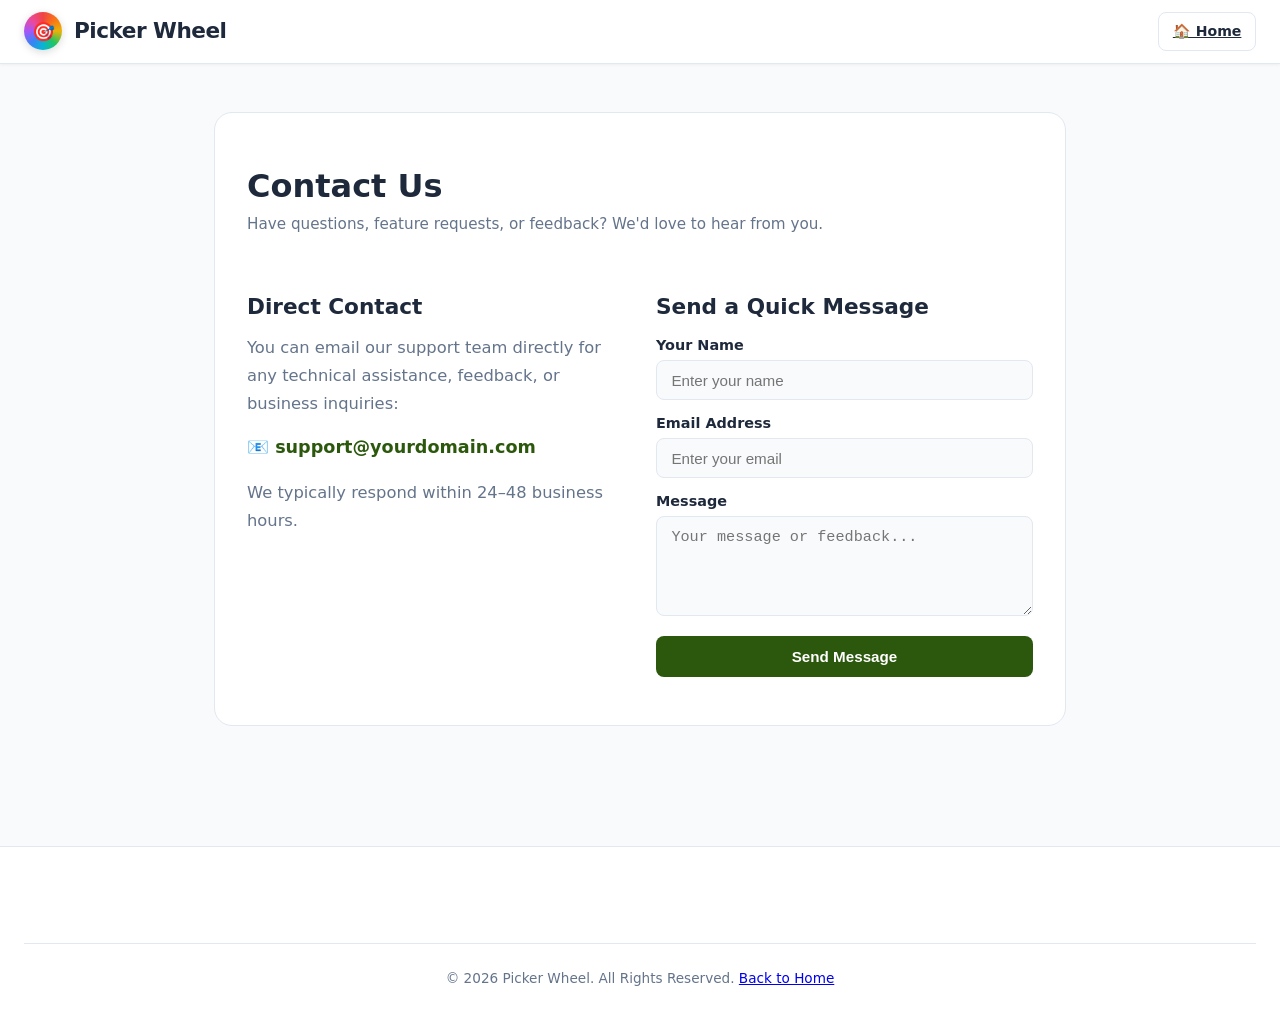
<file: contact.html>
<!DOCTYPE html>
<html lang="en">
<head>
  <meta charset="UTF-8">
  <meta name="viewport" content="width=device-width, initial-scale=1.0">
  <title>Contact Us - Picker Wheel</title>
  <meta name="description" content="Get in touch with the Picker Wheel team for questions, feedback, or support.">
  <link rel="stylesheet" href="style.css">
</head>
<body>
  <header class="header">
    <div class="header-container">
      <a href="index.html" class="logo-area">
        <div class="logo-badge">🎯</div>
        <span>Picker Wheel</span>
      </a>
      <div class="header-actions">
        <a href="index.html" class="btn-header">🏠 Home</a>
      </div>
    </div>
  </header>

  <main class="main-wrapper" style="max-width: 900px; padding-top: 3rem;">
    <div class="seo-content-wrapper" style="margin-top: 0; background-color: var(--bg-card);">
      <h1>Contact Us</h1>
      <p style="color: var(--text-muted); font-size: 0.95rem; margin-bottom: 1.5rem;">Have questions, feature requests, or feedback? We'd love to hear from you.</p>

      <div style="display: grid; grid-template-columns: 1fr 1fr; gap: 2rem; margin-top: 1.5rem;">
        <div>
          <h3>Direct Contact</h3>
          <p>You can email our support team directly for any technical assistance, feedback, or business inquiries:</p>
          <p style="font-weight: 600; font-size: 1.1rem; color: var(--primary); margin: 1rem 0;">
            📧 support@yourdomain.com
          </p>
          <p>We typically respond within 24–48 business hours.</p>
        </div>

        <div>
          <h3>Send a Quick Message</h3>
          <form onsubmit="event.preventDefault(); alert('Thank you! Your message has been sent successfully.'); this.reset();" style="display: flex; flex-direction: column; gap: 0.75rem;">
            <div>
              <label style="display: block; font-weight: 600; font-size: 0.9rem; margin-bottom: 0.2rem;">Your Name</label>
              <input type="text" required class="text-field" style="width: 100%;" placeholder="Enter your name">
            </div>
            <div>
              <label style="display: block; font-weight: 600; font-size: 0.9rem; margin-bottom: 0.2rem;">Email Address</label>
              <input type="email" required class="text-field" style="width: 100%;" placeholder="Enter your email">
            </div>
            <div>
              <label style="display: block; font-weight: 600; font-size: 0.9rem; margin-bottom: 0.2rem;">Message</label>
              <textarea required class="text-field" style="width: 100%; height: 100px; resize: vertical;" placeholder="Your message or feedback..."></textarea>
            </div>
            <button type="submit" class="btn-add" style="justify-content: center; padding: 0.75rem;">Send Message</button>
          </form>
        </div>
      </div>
    </div>
  </main>

  <footer class="site-footer">
    <div class="footer-copyright" style="justify-content: center;">
      <span>&copy; 2026 Picker Wheel. All Rights Reserved. <a href="index.html">Back to Home</a></span>
    </div>
  </footer>
</body>
</html>
</file>
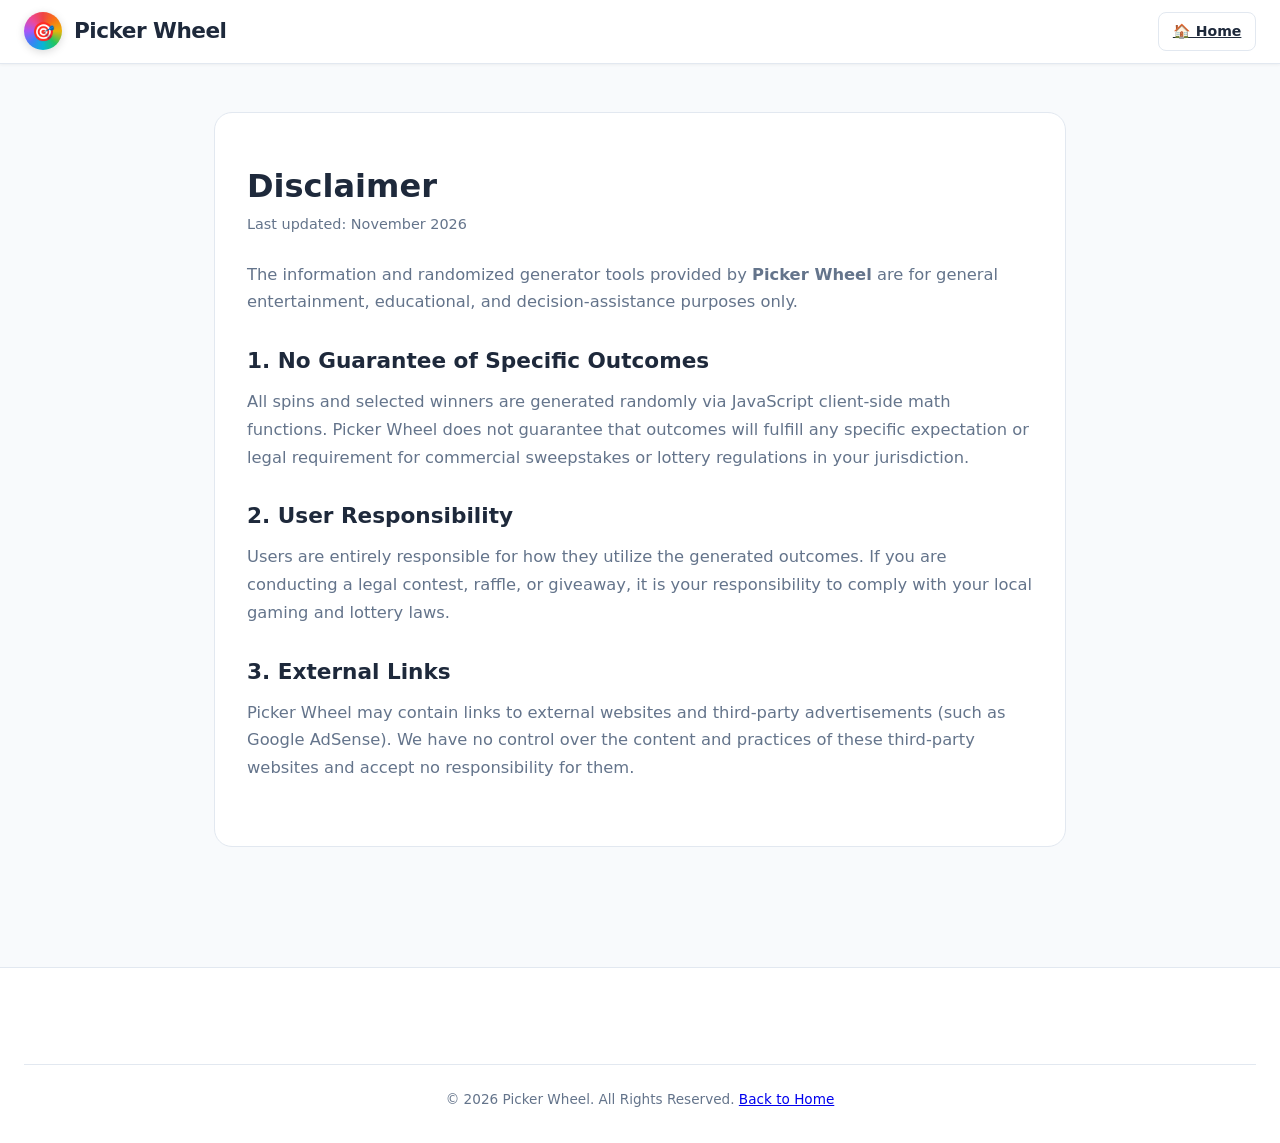
<file: disclaimer.html>
<!DOCTYPE html>
<html lang="en">
<head>
  <meta charset="UTF-8">
  <meta name="viewport" content="width=device-width, initial-scale=1.0">
  <title>Disclaimer - Picker Wheel</title>
  <meta name="description" content="Disclaimer regarding randomized outcomes on Picker Wheel.">
  <link rel="stylesheet" href="style.css">
</head>
<body>
  <header class="header">
    <div class="header-container">
      <a href="index.html" class="logo-area">
        <div class="logo-badge">🎯</div>
        <span>Picker Wheel</span>
      </a>
      <div class="header-actions">
        <a href="index.html" class="btn-header">🏠 Home</a>
      </div>
    </div>
  </header>

  <main class="main-wrapper" style="max-width: 900px; padding-top: 3rem;">
    <div class="seo-content-wrapper" style="margin-top: 0; background-color: var(--bg-card);">
      <h1>Disclaimer</h1>
      <p style="color: var(--text-muted); font-size: 0.9rem; margin-bottom: 1.5rem;">Last updated: November 2026</p>

      <p>
        The information and randomized generator tools provided by <strong>Picker Wheel</strong> are for general entertainment, educational, and decision-assistance purposes only.
      </p>

      <h3>1. No Guarantee of Specific Outcomes</h3>
      <p>
        All spins and selected winners are generated randomly via JavaScript client-side math functions. Picker Wheel does not guarantee that outcomes will fulfill any specific expectation or legal requirement for commercial sweepstakes or lottery regulations in your jurisdiction.
      </p>

      <h3>2. User Responsibility</h3>
      <p>
        Users are entirely responsible for how they utilize the generated outcomes. If you are conducting a legal contest, raffle, or giveaway, it is your responsibility to comply with your local gaming and lottery laws.
      </p>

      <h3>3. External Links</h3>
      <p>
        Picker Wheel may contain links to external websites and third-party advertisements (such as Google AdSense). We have no control over the content and practices of these third-party websites and accept no responsibility for them.
      </p>
    </div>
  </main>

  <footer class="site-footer">
    <div class="footer-copyright" style="justify-content: center;">
      <span>&copy; 2026 Picker Wheel. All Rights Reserved. <a href="index.html">Back to Home</a></span>
    </div>
  </footer>
</body>
</html>
</file>
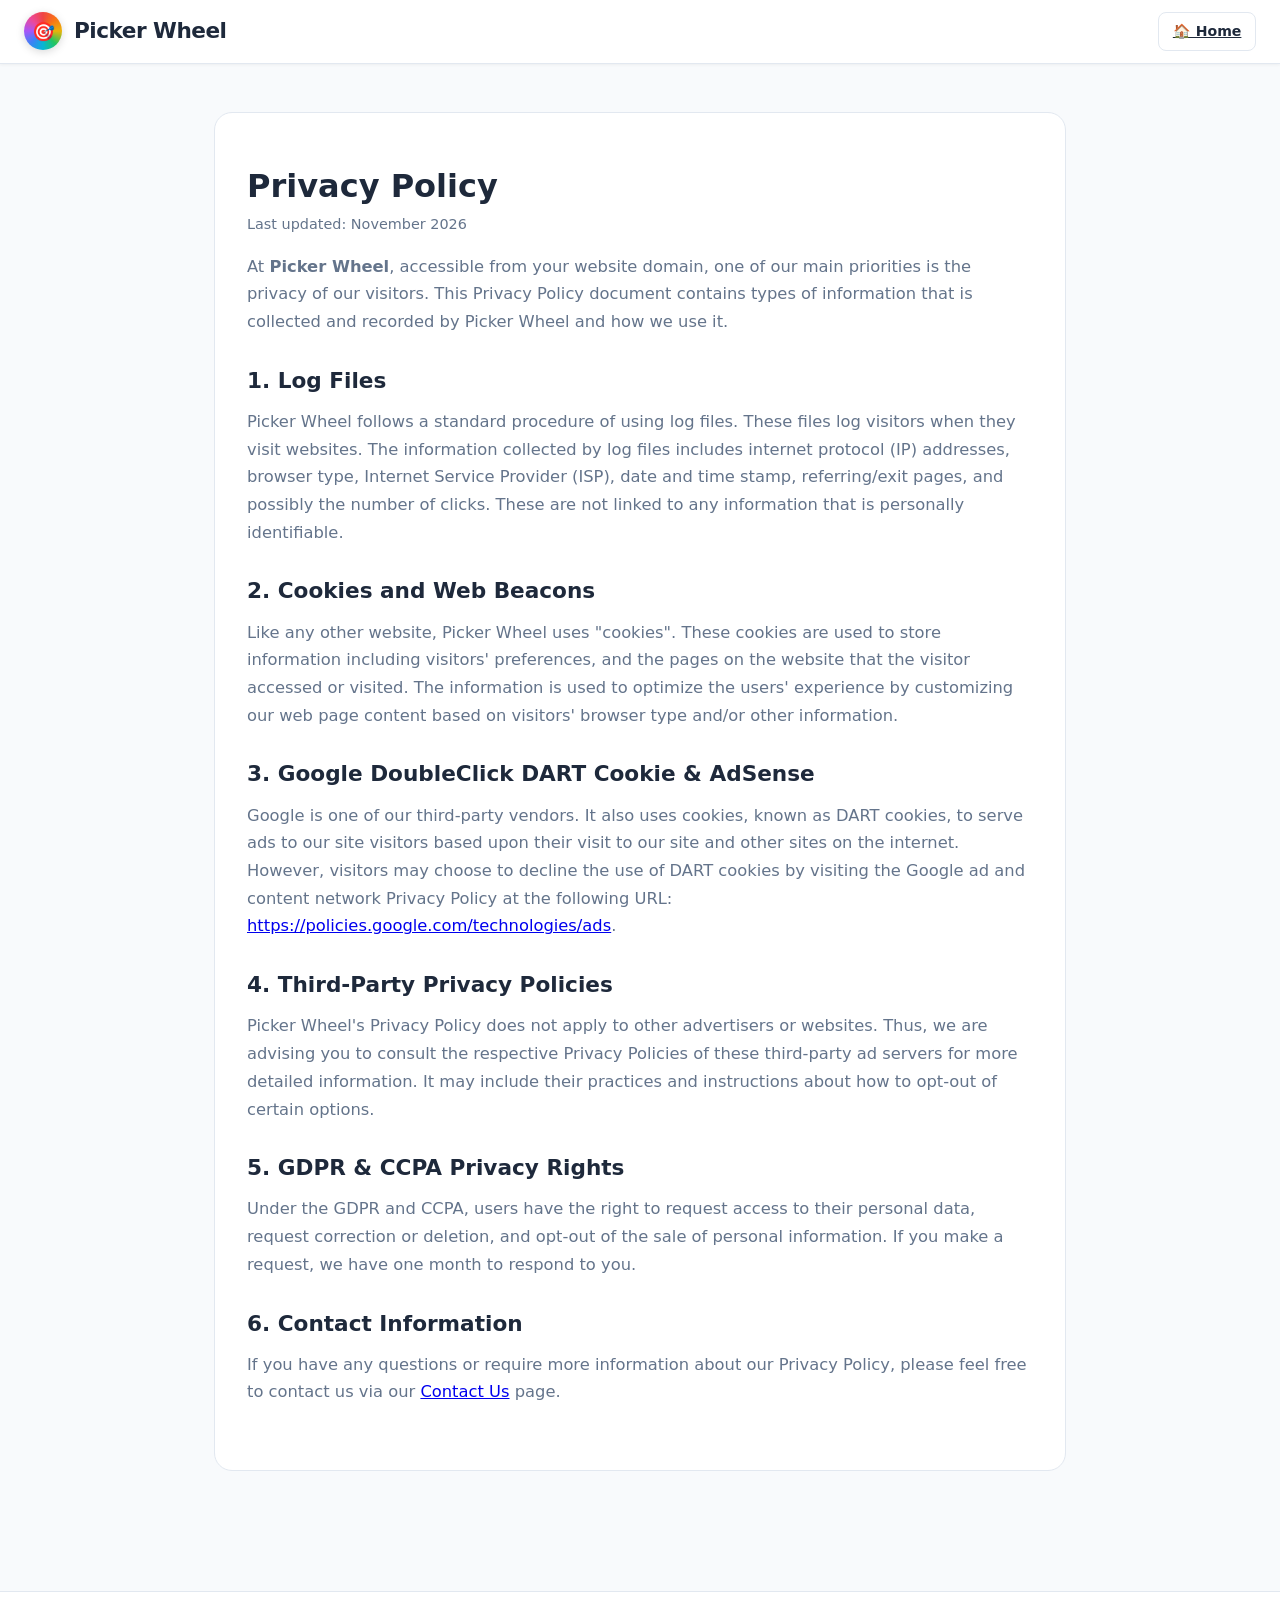
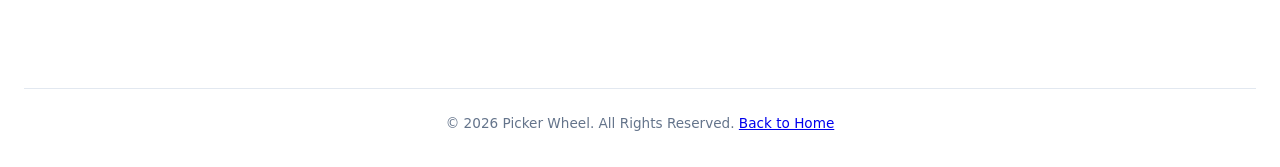
<file: privacy-policy.html>
<!DOCTYPE html>
<html lang="en">
<head>
  <meta charset="UTF-8">
  <meta name="viewport" content="width=device-width, initial-scale=1.0">
  <title>Privacy Policy - Picker Wheel</title>
  <meta name="description" content="Privacy Policy for Picker Wheel explaining how we collect, use, and protect your information, including Google AdSense and cookies.">
  <link rel="stylesheet" href="style.css">
</head>
<body>
  <header class="header">
    <div class="header-container">
      <a href="index.html" class="logo-area">
        <div class="logo-badge">🎯</div>
        <span>Picker Wheel</span>
      </a>
      <div class="header-actions">
        <a href="index.html" class="btn-header">🏠 Home</a>
      </div>
    </div>
  </header>

  <main class="main-wrapper" style="max-width: 900px; padding-top: 3rem;">
    <div class="seo-content-wrapper" style="margin-top: 0; background-color: var(--bg-card);">
      <h1>Privacy Policy</h1>
      <p style="color: var(--text-muted); font-size: 0.9rem;">Last updated: November 2026</p>

      <p>
        At <strong>Picker Wheel</strong>, accessible from your website domain, one of our main priorities is the privacy of our visitors. This Privacy Policy document contains types of information that is collected and recorded by Picker Wheel and how we use it.
      </p>

      <h3>1. Log Files</h3>
      <p>
        Picker Wheel follows a standard procedure of using log files. These files log visitors when they visit websites. The information collected by log files includes internet protocol (IP) addresses, browser type, Internet Service Provider (ISP), date and time stamp, referring/exit pages, and possibly the number of clicks. These are not linked to any information that is personally identifiable.
      </p>

      <h3>2. Cookies and Web Beacons</h3>
      <p>
        Like any other website, Picker Wheel uses "cookies". These cookies are used to store information including visitors' preferences, and the pages on the website that the visitor accessed or visited. The information is used to optimize the users' experience by customizing our web page content based on visitors' browser type and/or other information.
      </p>

      <h3>3. Google DoubleClick DART Cookie & AdSense</h3>
      <p>
        Google is one of our third-party vendors. It also uses cookies, known as DART cookies, to serve ads to our site visitors based upon their visit to our site and other sites on the internet. However, visitors may choose to decline the use of DART cookies by visiting the Google ad and content network Privacy Policy at the following URL: <a href="https://policies.google.com/technologies/ads" target="_blank" rel="noopener">https://policies.google.com/technologies/ads</a>.
      </p>

      <h3>4. Third-Party Privacy Policies</h3>
      <p>
        Picker Wheel's Privacy Policy does not apply to other advertisers or websites. Thus, we are advising you to consult the respective Privacy Policies of these third-party ad servers for more detailed information. It may include their practices and instructions about how to opt-out of certain options.
      </p>

      <h3>5. GDPR & CCPA Privacy Rights</h3>
      <p>
        Under the GDPR and CCPA, users have the right to request access to their personal data, request correction or deletion, and opt-out of the sale of personal information. If you make a request, we have one month to respond to you.
      </p>

      <h3>6. Contact Information</h3>
      <p>
        If you have any questions or require more information about our Privacy Policy, please feel free to contact us via our <a href="contact.html">Contact Us</a> page.
      </p>
    </div>
  </main>

  <footer class="site-footer">
    <div class="footer-copyright" style="justify-content: center;">
      <span>&copy; 2026 Picker Wheel. All Rights Reserved. <a href="index.html">Back to Home</a></span>
    </div>
  </footer>
</body>
</html>
</file>
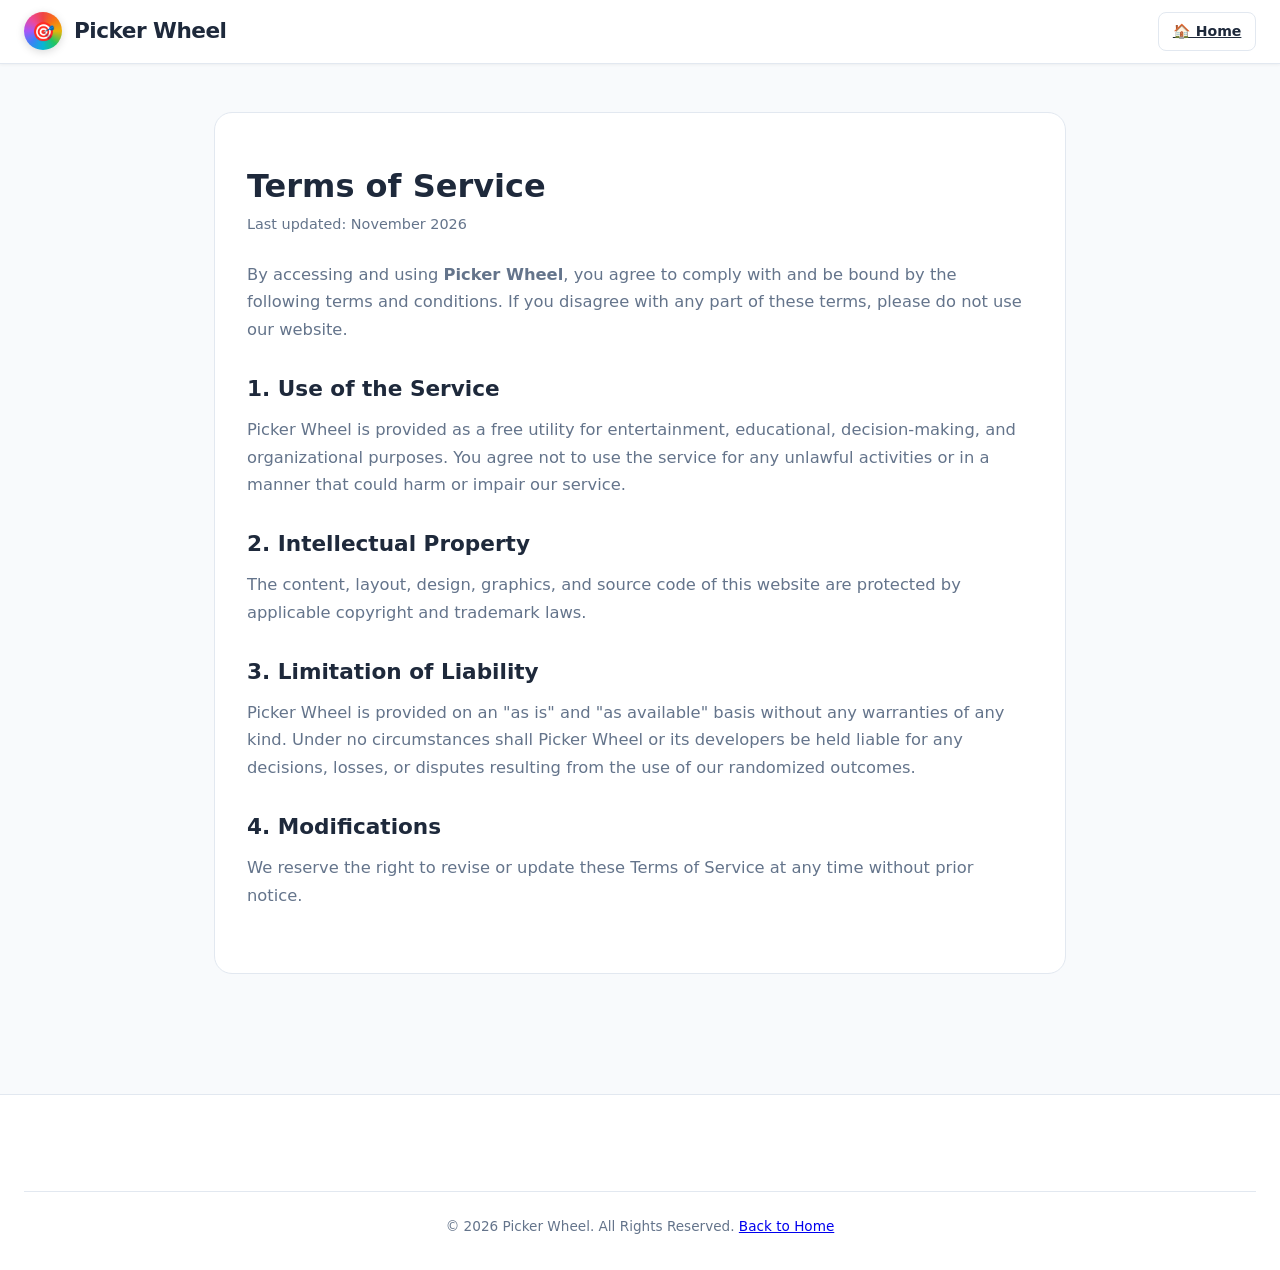
<file: terms.html>
<!DOCTYPE html>
<html lang="en">
<head>
  <meta charset="UTF-8">
  <meta name="viewport" content="width=device-width, initial-scale=1.0">
  <title>Terms of Service - Picker Wheel</title>
  <meta name="description" content="Terms of Service governing the use of Picker Wheel random decision tools.">
  <link rel="stylesheet" href="style.css">
</head>
<body>
  <header class="header">
    <div class="header-container">
      <a href="index.html" class="logo-area">
        <div class="logo-badge">🎯</div>
        <span>Picker Wheel</span>
      </a>
      <div class="header-actions">
        <a href="index.html" class="btn-header">🏠 Home</a>
      </div>
    </div>
  </header>

  <main class="main-wrapper" style="max-width: 900px; padding-top: 3rem;">
    <div class="seo-content-wrapper" style="margin-top: 0; background-color: var(--bg-card);">
      <h1>Terms of Service</h1>
      <p style="color: var(--text-muted); font-size: 0.9rem; margin-bottom: 1.5rem;">Last updated: November 2026</p>

      <p>
        By accessing and using <strong>Picker Wheel</strong>, you agree to comply with and be bound by the following terms and conditions. If you disagree with any part of these terms, please do not use our website.
      </p>

      <h3>1. Use of the Service</h3>
      <p>
        Picker Wheel is provided as a free utility for entertainment, educational, decision-making, and organizational purposes. You agree not to use the service for any unlawful activities or in a manner that could harm or impair our service.
      </p>

      <h3>2. Intellectual Property</h3>
      <p>
        The content, layout, design, graphics, and source code of this website are protected by applicable copyright and trademark laws.
      </p>

      <h3>3. Limitation of Liability</h3>
      <p>
        Picker Wheel is provided on an "as is" and "as available" basis without any warranties of any kind. Under no circumstances shall Picker Wheel or its developers be held liable for any decisions, losses, or disputes resulting from the use of our randomized outcomes.
      </p>

      <h3>4. Modifications</h3>
      <p>
        We reserve the right to revise or update these Terms of Service at any time without prior notice.
      </p>
    </div>
  </main>

  <footer class="site-footer">
    <div class="footer-copyright" style="justify-content: center;">
      <span>&copy; 2026 Picker Wheel. All Rights Reserved. <a href="index.html">Back to Home</a></span>
    </div>
  </footer>
</body>
</html>
</file>
<file: style.css>
:root {
  --primary: #2b580c;
  --primary-hover: #22460a;
  --primary-light: #e8f5e9;
  --accent: #f7b71d;
  --bg: #f8fafc;
  --bg-secondary: #ffffff;
  --bg-card: #ffffff;
  --text: #1e293b;
  --text-muted: #64748b;
  --border: #e2e8f0;
  --border-focus: #2b580c;
  --shadow: 0 4px 12px rgba(0, 0, 0, 0.05);
  --shadow-lg: 0 12px 32px rgba(0, 0, 0, 0.12);
  --pointer-color: #ef4444;
  --header-bg: #ffffff;
  --modal-overlay: rgba(15, 23, 42, 0.6);
  --winner-bg: #f0fdf4;
  --winner-border: #22c55e;
  --font-family: system-ui, -apple-system, BlinkMacSystemFont, "Segoe UI", Roboto, "Helvetica Neue", Arial, sans-serif;
}

[data-theme="dark"] {
  --primary: #4ade80;
  --primary-hover: #22c55e;
  --primary-light: #14532d;
  --accent: #facc15;
  --bg: #0f172a;
  --bg-secondary: #1e293b;
  --bg-card: #1e293b;
  --text: #f8fafc;
  --text-muted: #94a3b8;
  --border: #334155;
  --border-focus: #4ade80;
  --shadow: 0 4px 12px rgba(0, 0, 0, 0.3);
  --shadow-lg: 0 12px 32px rgba(0, 0, 0, 0.5);
  --pointer-color: #f87171;
  --header-bg: #1e293b;
  --modal-overlay: rgba(0, 0, 0, 0.8);
  --winner-bg: #064e3b;
  --winner-border: #10b981;
}

* {
  box-sizing: border-box;
  margin: 0;
  padding: 0;
}

body {
  font-family: var(--font-family);
  background-color: var(--bg);
  color: var(--text);
  line-height: 1.6;
  transition: background-color 0.25s ease, color 0.25s ease;
  overflow-x: hidden;
}

/* Header */
.header {
  position: sticky;
  top: 0;
  z-index: 100;
  background-color: var(--header-bg);
  border-bottom: 1px solid var(--border);
  box-shadow: 0 1px 3px rgba(0,0,0,0.05);
}

.header-container {
  max-width: 1400px;
  margin: 0 auto;
  padding: 0.75rem 1.5rem;
  display: flex;
  align-items: center;
  justify-content: space-between;
}

.logo-area {
  display: flex;
  align-items: center;
  gap: 0.75rem;
  text-decoration: none;
  color: var(--text);
  font-weight: 800;
  font-size: 1.35rem;
  letter-spacing: -0.5px;
}

.logo-badge {
  width: 38px;
  height: 38px;
  border-radius: 50%;
  background: conic-gradient(#ef4444, #f97316, #eab308, #22c55e, #06b6d4, #3b82f6, #a855f7, #ec4899, #ef4444);
  display: flex;
  align-items: center;
  justify-content: center;
  box-shadow: 0 2px 8px rgba(0,0,0,0.15);
  color: white;
  font-size: 1.15rem;
}

.header-actions {
  display: flex;
  align-items: center;
  gap: 0.6rem;
}

.btn-header {
  background: transparent;
  border: 1px solid var(--border);
  color: var(--text);
  padding: 0.45rem 0.85rem;
  border-radius: 8px;
  cursor: pointer;
  display: inline-flex;
  align-items: center;
  gap: 0.45rem;
  font-size: 0.88rem;
  font-weight: 600;
  transition: all 0.2s;
}

.btn-header:hover {
  background-color: var(--bg-secondary);
  border-color: var(--text-muted);
}

/* Ad Banners (AdSense Ready) */
.ad-slot-header {
  max-width: 970px;
  min-height: 90px;
  margin: 1.25rem auto 0.5rem;
  background-color: var(--bg-secondary);
  border: 1px dashed var(--border);
  border-radius: 8px;
  display: flex;
  flex-direction: column;
  align-items: center;
  justify-content: center;
  font-size: 0.82rem;
  color: var(--text-muted);
  text-align: center;
  padding: 0.5rem;
}

.ad-slot-sidebar {
  width: 100%;
  min-height: 250px;
  margin: 1.25rem 0 0;
  background-color: var(--bg-secondary);
  border: 1px dashed var(--border);
  border-radius: 8px;
  display: flex;
  flex-direction: column;
  align-items: center;
  justify-content: center;
  font-size: 0.82rem;
  color: var(--text-muted);
  text-align: center;
  padding: 0.5rem;
}

.ad-slot-content {
  max-width: 800px;
  min-height: 120px;
  margin: 2rem auto;
  background-color: var(--bg-card);
  border: 1px dashed var(--border);
  border-radius: 8px;
  display: flex;
  flex-direction: column;
  align-items: center;
  justify-content: center;
  font-size: 0.82rem;
  color: var(--text-muted);
  text-align: center;
  padding: 0.5rem;
}

/* Main Layout */
.main-wrapper {
  max-width: 1400px;
  margin: 0 auto;
  padding: 1.5rem 1.5rem 3rem;
}

.page-title {
  text-align: center;
  margin-bottom: 1.5rem;
}

.page-title h1 {
  font-size: 2.3rem;
  font-weight: 800;
  letter-spacing: -0.5px;
  margin-bottom: 0.25rem;
}

.page-title p {
  color: var(--text-muted);
  font-size: 1.05rem;
}

.app-grid {
  display: grid;
  grid-template-columns: 1.35fr 0.95fr;
  gap: 2rem;
  align-items: start;
}

@media (max-width: 1050px) {
  .app-grid {
    grid-template-columns: 1fr;
  }
}

/* Wheel Section */
.wheel-section {
  background: var(--bg-card);
  border: 1px solid var(--border);
  border-radius: 18px;
  padding: 1.5rem;
  box-shadow: var(--shadow);
  display: flex;
  flex-direction: column;
  align-items: center;
  position: relative;
}

.wheel-top-bar {
  width: 100%;
  display: flex;
  justify-content: space-between;
  align-items: center;
  margin-bottom: 0.5rem;
}

.active-mode-tag {
  background: var(--primary-light);
  color: var(--primary);
  font-size: 0.82rem;
  font-weight: 700;
  padding: 0.35rem 0.8rem;
  border-radius: 20px;
  display: flex;
  align-items: center;
  gap: 0.4rem;
  text-transform: uppercase;
}

.wheel-stage {
  position: relative;
  width: 100%;
  max-width: 530px;
  aspect-ratio: 1 / 1;
  display: flex;
  align-items: center;
  justify-content: center;
  margin: 1.25rem auto;
}

#wheelCanvas {
  width: 100%;
  height: 100%;
  display: block;
}

/* Wheel Pointer / Needle */
.pointer-needle {
  position: absolute;
  right: -16px;
  top: 50%;
  transform: translateY(-50%);
  width: 44px;
  height: 38px;
  z-index: 20;
  filter: drop-shadow(-3px 2px 4px rgba(0,0,0,0.35));
  transition: transform 0.08s ease-in-out;
  pointer-events: none;
}

.pointer-needle.tick {
  transform: translateY(-50%) rotate(-16deg) scale(1.15);
}

.pointer-needle svg {
  width: 100%;
  height: 100%;
  fill: var(--pointer-color);
}

/* Center SPIN Button */
.spin-center-btn {
  position: absolute;
  top: 50%;
  left: 50%;
  transform: translate(-50%, -50%);
  width: 88px;
  height: 88px;
  border-radius: 50%;
  background: linear-gradient(145deg, #ffffff, #e6e6e6);
  border: 5px solid #2b580c;
  box-shadow: 0 4px 18px rgba(0, 0, 0, 0.28);
  font-size: 1.15rem;
  font-weight: 900;
  color: #2b580c;
  cursor: pointer;
  z-index: 25;
  outline: none;
  transition: transform 0.15s ease, box-shadow 0.15s ease;
  user-select: none;
  display: flex;
  align-items: center;
  justify-content: center;
  letter-spacing: 0.5px;
}

[data-theme="dark"] .spin-center-btn {
  background: linear-gradient(145deg, #1e293b, #0f172a);
  border-color: #4ade80;
  color: #4ade80;
}

.spin-center-btn:hover {
  transform: translate(-50%, -50%) scale(1.06);
  box-shadow: 0 6px 24px rgba(0, 0, 0, 0.35);
}

.spin-center-btn:active {
  transform: translate(-50%, -50%) scale(0.95);
}

.spin-center-btn:disabled {
  opacity: 0.7;
  cursor: not-allowed;
  transform: translate(-50%, -50%);
}

.wheel-footer-actions {
  display: flex;
  gap: 0.75rem;
  margin-top: 1rem;
  flex-wrap: wrap;
  justify-content: center;
}

/* Sidebar & Tabs */
.sidebar-panel {
  background: var(--bg-card);
  border: 1px solid var(--border);
  border-radius: 18px;
  box-shadow: var(--shadow);
  overflow: hidden;
}

.sidebar-tabs {
  display: flex;
  background-color: var(--bg-secondary);
  border-bottom: 1px solid var(--border);
}

.tab-link {
  flex: 1;
  padding: 0.85rem 0.5rem;
  background: transparent;
  border: none;
  font-size: 0.95rem;
  font-weight: 700;
  color: var(--text-muted);
  cursor: pointer;
  transition: all 0.2s;
  display: flex;
  align-items: center;
  justify-content: center;
  gap: 0.4rem;
}

.tab-link.active {
  background: var(--bg-card);
  color: var(--primary);
  border-bottom: 3px solid var(--primary);
}

.tab-content {
  padding: 1.25rem;
}

.tab-pane {
  display: none;
}

.tab-pane.active {
  display: block;
}

/* Inputs Tab */
.input-header-bar {
  display: flex;
  justify-content: space-between;
  align-items: center;
  margin-bottom: 0.85rem;
}

.count-tag {
  font-size: 0.85rem;
  font-weight: 700;
  color: var(--text-muted);
}

.submode-switch {
  display: inline-flex;
  border: 1px solid var(--border);
  border-radius: 6px;
  overflow: hidden;
}

.submode-btn {
  padding: 0.3rem 0.65rem;
  font-size: 0.8rem;
  font-weight: 600;
  background: var(--bg);
  border: none;
  color: var(--text-muted);
  cursor: pointer;
}

.submode-btn.active {
  background: var(--primary);
  color: #ffffff;
}

.add-choice-form {
  display: flex;
  gap: 0.5rem;
  margin-bottom: 1rem;
}

.text-field {
  flex: 1;
  padding: 0.65rem 0.9rem;
  font-size: 0.95rem;
  border: 1px solid var(--border);
  border-radius: 8px;
  background: var(--bg);
  color: var(--text);
  outline: none;
  transition: border-color 0.2s;
}

.text-field:focus {
  border-color: var(--border-focus);
}

.btn-add {
  background-color: var(--primary);
  color: #ffffff;
  border: none;
  padding: 0.65rem 1.15rem;
  font-size: 0.95rem;
  font-weight: 700;
  border-radius: 8px;
  cursor: pointer;
  transition: background-color 0.2s;
  display: inline-flex;
  align-items: center;
  gap: 0.35rem;
}

.btn-add:hover {
  background-color: var(--primary-hover);
}

.items-action-bar {
  display: flex;
  gap: 0.45rem;
  margin-bottom: 0.75rem;
  flex-wrap: wrap;
}

.btn-tool {
  padding: 0.35rem 0.65rem;
  font-size: 0.82rem;
  border: 1px solid var(--border);
  background: var(--bg-secondary);
  color: var(--text);
  border-radius: 6px;
  cursor: pointer;
  display: inline-flex;
  align-items: center;
  gap: 0.3rem;
  font-weight: 600;
}

.btn-tool:hover {
  background: var(--border);
}

.choices-scroll-list {
  max-height: 380px;
  overflow-y: auto;
  border: 1px solid var(--border);
  border-radius: 8px;
  background: var(--bg);
}

.choice-item-row {
  display: flex;
  align-items: center;
  justify-content: space-between;
  padding: 0.6rem 0.75rem;
  border-bottom: 1px solid var(--border);
  gap: 0.5rem;
  transition: background-color 0.15s;
}

.choice-item-row:last-child {
  border-bottom: none;
}

.choice-item-row:hover {
  background-color: var(--bg-secondary);
}

.choice-main-left {
  display: flex;
  align-items: center;
  gap: 0.6rem;
  flex: 1;
  min-width: 0;
}

.color-dot {
  width: 14px;
  height: 14px;
  border-radius: 50%;
  flex-shrink: 0;
}

.choice-name-text {
  font-size: 0.95rem;
  white-space: nowrap;
  overflow: hidden;
  text-overflow: ellipsis;
  color: var(--text);
}

.choice-item-row.disabled .choice-name-text {
  text-decoration: line-through;
  color: var(--text-muted);
}

.choice-row-actions {
  display: flex;
  align-items: center;
  gap: 0.3rem;
}

.btn-row-action {
  background: transparent;
  border: none;
  color: var(--text-muted);
  cursor: pointer;
  padding: 0.25rem 0.4rem;
  border-radius: 4px;
  font-size: 0.9rem;
  transition: color 0.15s;
}

.btn-row-action:hover {
  color: var(--text);
}

.btn-row-action.delete:hover {
  color: #ef4444;
}

/* Bulk Text Mode */
.bulk-textarea-box {
  width: 100%;
  height: 290px;
  padding: 0.75rem;
  border: 1px solid var(--border);
  border-radius: 8px;
  background: var(--bg);
  color: var(--text);
  font-family: inherit;
  font-size: 0.95rem;
  resize: vertical;
  margin-bottom: 0.75rem;
  outline: none;
}

.bulk-textarea-box:focus {
  border-color: var(--border-focus);
}

/* Results & History Tab */
.history-header {
  display: flex;
  justify-content: space-between;
  align-items: center;
  margin-bottom: 1rem;
}

.history-container {
  max-height: 400px;
  overflow-y: auto;
  border: 1px solid var(--border);
  border-radius: 8px;
}

.history-entry {
  display: flex;
  justify-content: space-between;
  align-items: center;
  padding: 0.65rem 0.9rem;
  border-bottom: 1px solid var(--border);
  font-size: 0.95rem;
}

.history-entry:last-child {
  border-bottom: none;
}

.history-winner-label {
  font-weight: 700;
  color: var(--primary);
}

.history-time-stamp {
  font-size: 0.8rem;
  color: var(--text-muted);
}

.no-history-state {
  text-align: center;
  padding: 3rem 1rem;
  color: var(--text-muted);
}

/* Modes Selection Tab */
.modes-selector-list {
  display: flex;
  flex-direction: column;
  gap: 0.85rem;
  margin-bottom: 1.25rem;
}

.mode-card {
  border: 2px solid var(--border);
  border-radius: 12px;
  padding: 1rem;
  cursor: pointer;
  transition: all 0.2s;
  display: flex;
  align-items: flex-start;
  gap: 0.75rem;
}

.mode-card:hover {
  border-color: var(--text-muted);
}

.mode-card.selected {
  border-color: var(--primary);
  background-color: var(--primary-light);
}

.mode-card input {
  margin-top: 0.25rem;
}

.mode-card-body h4 {
  font-size: 1rem;
  margin-bottom: 0.25rem;
  color: var(--text);
}

.mode-card-body p {
  font-size: 0.85rem;
  color: var(--text-muted);
  line-height: 1.4;
}

/* Winner Modal */
.modal-backdrop {
  position: fixed;
  inset: 0;
  background-color: var(--modal-overlay);
  display: flex;
  align-items: center;
  justify-content: center;
  z-index: 1000;
  opacity: 0;
  visibility: hidden;
  transition: opacity 0.3s ease, visibility 0.3s ease;
  backdrop-filter: blur(5px);
}

.modal-backdrop.active {
  opacity: 1;
  visibility: visible;
}

.modal-content-card {
  background: var(--bg-card);
  border: 1px solid var(--border);
  border-radius: 20px;
  width: 90%;
  max-width: 480px;
  padding: 2.2rem;
  text-align: center;
  box-shadow: var(--shadow-lg);
  transform: scale(0.85);
  transition: transform 0.3s cubic-bezier(0.175, 0.885, 0.32, 1.275);
}

.modal-backdrop.active .modal-content-card {
  transform: scale(1);
}

.winner-trophy {
  font-size: 3.5rem;
  margin-bottom: 0.5rem;
  animation: bounce 1s infinite alternate;
}

@keyframes bounce {
  0% { transform: translateY(0); }
  100% { transform: translateY(-8px); }
}

.modal-subtitle {
  font-size: 1.15rem;
  color: var(--text-muted);
  text-transform: uppercase;
  letter-spacing: 1px;
  margin-bottom: 0.5rem;
}

.winner-result-box {
  background-color: var(--winner-bg);
  border: 2px dashed var(--winner-border);
  border-radius: 12px;
  padding: 1.25rem;
  margin: 1.25rem 0;
}

.winner-result-name {
  font-size: 2.2rem;
  font-weight: 800;
  color: var(--primary);
  word-break: break-word;
}

.modal-btn-row {
  display: flex;
  gap: 0.75rem;
  justify-content: center;
  flex-wrap: wrap;
}

.btn-popup {
  padding: 0.7rem 1.4rem;
  font-size: 0.95rem;
  font-weight: 700;
  border-radius: 8px;
  cursor: pointer;
  border: none;
}

.btn-popup-primary {
  background-color: var(--primary);
  color: #ffffff;
}

.btn-popup-secondary {
  background-color: var(--bg-secondary);
  color: var(--text);
  border: 1px solid var(--border);
}

.btn-popup-danger {
  background-color: #ef4444;
  color: #ffffff;
}

/* Settings Modal */
.setting-item {
  margin-bottom: 1.25rem;
  text-align: left;
}

.setting-item label {
  display: block;
  font-weight: 700;
  margin-bottom: 0.4rem;
  font-size: 0.92rem;
}

.setting-slider-wrap {
  display: flex;
  align-items: center;
  gap: 1rem;
}

.setting-slider-wrap input[type="range"] {
  flex: 1;
}

.setting-checkbox-row {
  display: flex;
  align-items: center;
  justify-content: space-between;
  cursor: pointer;
  padding: 0.4rem 0;
}

/* Fullscreen Mode */
body.is-fullscreen {
  overflow: hidden;
}

body.is-fullscreen .header,
body.is-fullscreen .hero-heading,
body.is-fullscreen .ad-slot-header,
body.is-fullscreen .seo-content-section,
body.is-fullscreen .footer {
  display: none !important;
}

body.is-fullscreen .main-wrapper {
  max-width: 100vw;
  height: 100vh;
  padding: 0;
}

body.is-fullscreen .app-grid {
  height: 100vh;
  grid-template-columns: 1fr;
  align-items: center;
  justify-content: center;
}

body.is-fullscreen .sidebar-panel {
  display: none;
}

body.is-fullscreen .wheel-section {
  height: 100vh;
  border-radius: 0;
  border: none;
  justify-content: center;
}

body.is-fullscreen .wheel-stage {
  max-width: min(80vh, 80vw);
}

/* SEO Content & Article Section */
.seo-content-wrapper {
  max-width: 1100px;
  margin: 4rem auto 0;
  padding: 3rem 2rem;
  background-color: var(--bg-secondary);
  border-radius: 18px;
  border: 1px solid var(--border);
}

.seo-content-wrapper h2 {
  font-size: 1.85rem;
  margin-bottom: 1rem;
  color: var(--text);
  font-weight: 800;
}

.seo-content-wrapper h3 {
  font-size: 1.35rem;
  margin: 1.75rem 0 0.6rem;
  color: var(--text);
  font-weight: 700;
}

.seo-content-wrapper p {
  color: var(--text-muted);
  margin-bottom: 1rem;
  font-size: 1.02rem;
  line-height: 1.7;
}

.seo-content-wrapper ul, .seo-content-wrapper ol {
  margin: 0 0 1.25rem 1.85rem;
  color: var(--text-muted);
}

.seo-content-wrapper li {
  margin-bottom: 0.5rem;
  line-height: 1.6;
}

.feature-columns {
  display: grid;
  grid-template-columns: repeat(auto-fit, minmax(280px, 1fr));
  gap: 1.5rem;
  margin: 2.2rem 0;
}

.feature-card {
  background: var(--bg-card);
  padding: 1.5rem;
  border-radius: 14px;
  border: 1px solid var(--border);
  box-shadow: var(--shadow);
}

.feature-card h4 {
  font-size: 1.15rem;
  margin-bottom: 0.5rem;
  color: var(--primary);
  display: flex;
  align-items: center;
  gap: 0.5rem;
}

.faq-container {
  margin-top: 1.5rem;
}

.faq-row {
  border-bottom: 1px solid var(--border);
  padding: 1.15rem 0;
}

.faq-title {
  font-weight: 700;
  font-size: 1.1rem;
  cursor: pointer;
  display: flex;
  justify-content: space-between;
  align-items: center;
  color: var(--text);
}

.faq-desc {
  margin-top: 0.6rem;
  color: var(--text-muted);
  line-height: 1.6;
}

/* Footer Section */
.site-footer {
  background-color: var(--header-bg);
  border-top: 1px solid var(--border);
  margin-top: 4.5rem;
  padding: 3.5rem 1.5rem 2rem;
}

.footer-inner {
  max-width: 1400px;
  margin: 0 auto;
  display: grid;
  grid-template-columns: 2fr 1fr 1fr 1fr;
  gap: 2.5rem;
}

@media (max-width: 850px) {
  .footer-inner {
    grid-template-columns: 1fr 1fr;
  }
}

@media (max-width: 550px) {
  .footer-inner {
    grid-template-columns: 1fr;
  }
}

.footer-block h4 {
  font-size: 1.05rem;
  margin-bottom: 1rem;
  color: var(--text);
  font-weight: 700;
}

.footer-block ul {
  list-style: none;
}

.footer-block li {
  margin-bottom: 0.65rem;
}

.footer-block a {
  text-decoration: none;
  color: var(--text-muted);
  font-size: 0.92rem;
  transition: color 0.2s;
}

.footer-block a:hover {
  color: var(--primary);
}

.footer-copyright {
  max-width: 1400px;
  margin: 2.5rem auto 0;
  padding-top: 1.5rem;
  border-top: 1px solid var(--border);
  display: flex;
  justify-content: space-between;
  align-items: center;
  flex-wrap: wrap;
  gap: 1rem;
  color: var(--text-muted);
  font-size: 0.85rem;
}

/* Confetti Canvas */
#confettiCanvas {
  position: fixed;
  inset: 0;
  width: 100vw;
  height: 100vh;
  pointer-events: none;
  z-index: 1001;
}
</file>
